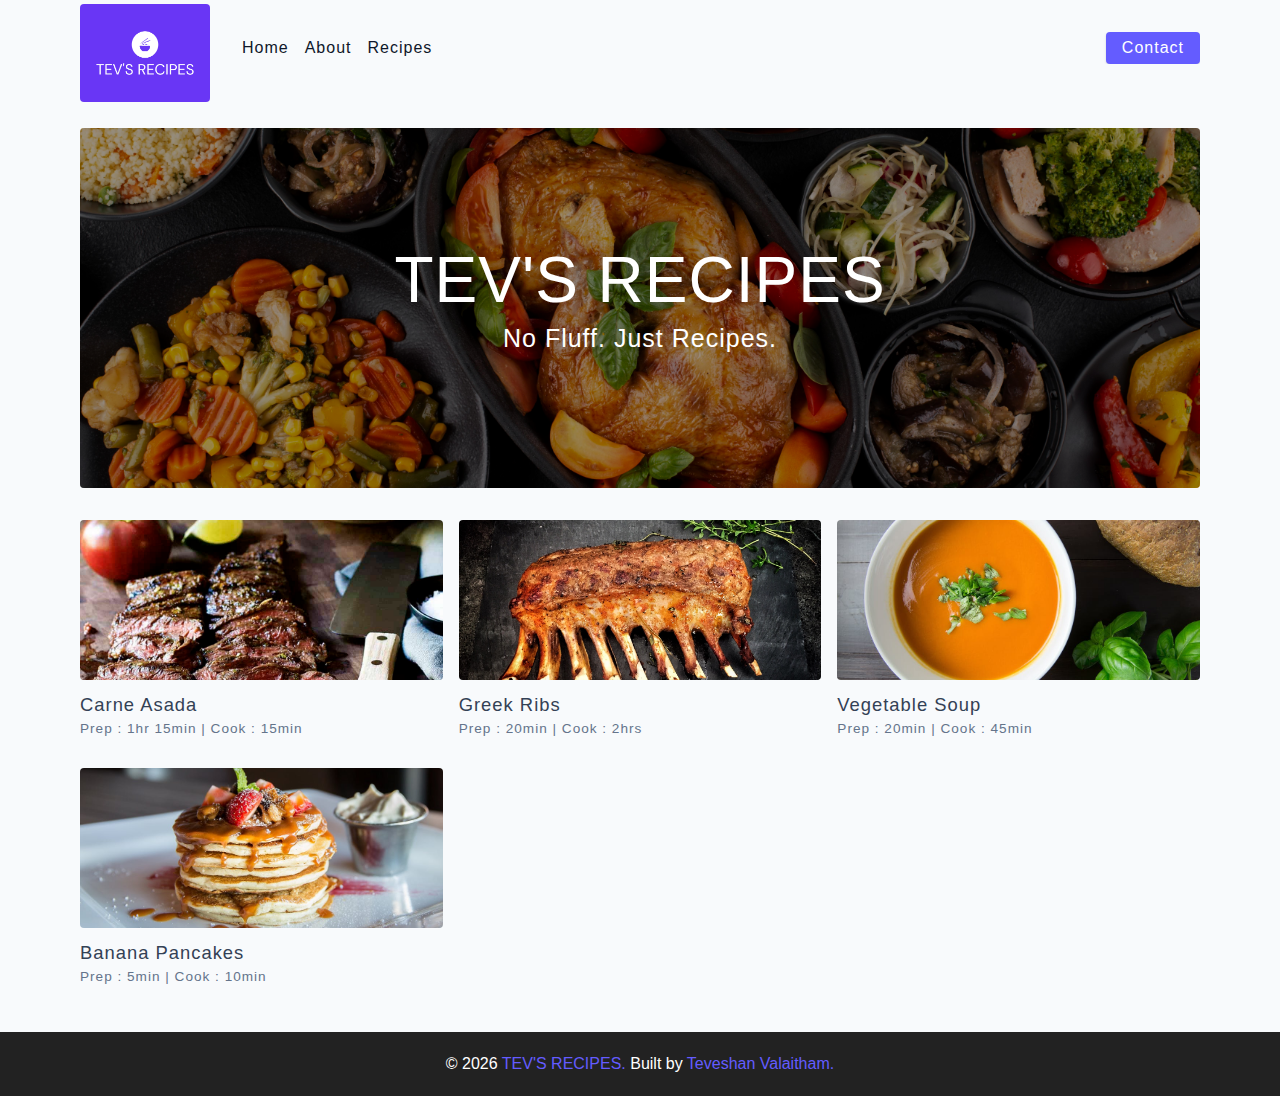
<file: index.html>
<!DOCTYPE html>
<html lang="en">
  <head>
    <meta charset="UTF-8" />
    <meta http-equiv="X-UA-Compatible" content="IE=edge" />
    <meta name="viewport" content="width=device-width, initial-scale=1.0" />
    <title>TEV'S RECIPES</title>
    <!-- favicon -->
    <link rel="shortcut icon" href="./assets/tev_tab_icon.png" type="image/x-icon" />
    <!-- normalize -->
    <link rel="stylesheet" href="./css/normalize.css" />
    <!-- font-awesome -->
    <link
      rel="stylesheet"
      href="https://cdnjs.cloudflare.com/ajax/libs/font-awesome/5.14.0/css/all.min.css"
    />
    <!-- main css -->
    <link rel="stylesheet" href="./css/main.css" />
  </head>
  <body>
    <!-- nav  -->
    <nav class="navbar">
      <div class="nav-center">
        <div class="nav-header">
          <a href="index.html" class="nav-logo">
            <img src="./assets/tev_LOGO.png" alt="simply recipes" />
          </a>
          <button class="nav-btn btn">
            <i class="fas fa-align-justify"></i>
          </button>
        </div>
        <div class="nav-links">
          <a href="index.html" class="nav-link"> home </a>
          <a href="about.html" class="nav-link"> about </a>

          <a href="recipes.html" class="nav-link"> recipes </a>

          <div class="nav-link contact-link">
            <a href="contact.html" class="btn"> contact </a>
          </div>
        </div>
      </div>
    </nav>
    <!-- end of nav -->
    <!-- main -->
    <main class="page">
      <!-- header -->
      <header class="hero">
        <div class="hero-container">
          <div class="hero-text">
            <h1>TEV'S RECIPES</h1>
            <h4>no fluff. just recipes.</h4>
          </div>
        </div>
      </header>
      <!-- end of header -->
      <section class="recipes-container">
        <!-- tag container -->
       
        <!-- end of tag container -->
        <!-- recipes list -->
        <div class="recipes-list">
          <!-- single recipe -->
          <a href="carne_as.html" class="recipe">
            <img
              src="./assets/carne.jpg"
              class="img recipe-img"
              alt=""
            />
            <h5>Carne Asada</h5>
            <p>Prep : 1hr 15min | Cook : 15min</p>
          </a>
          <!-- end of single recipe -->
          <!-- single recipe -->
          <a href="greek.html" class="recipe">
            <img
              src="./assets/recipes/recipe-2.jpeg"
              class="img recipe-img"
              alt=""
            />
            <h5>Greek Ribs</h5>
            <p>Prep : 20min | Cook : 2hrs</p>
          </a>
          <!-- end of single recipe -->
          <!-- single recipe -->
          <a href="vegsoup.html" class="recipe">
            <img
              src="./assets/recipes/recipe-3.jpeg"
              class="img recipe-img"
              alt=""
            />
            <h5>Vegetable Soup</h5>
            <p>Prep : 20min | Cook : 45min</p>
          </a>
          <!-- end of single recipe -->
          <!-- single recipe -->
          <a href="ba_pancake.html" class="recipe">
            <img
              src="./assets/recipes/recipe-4.jpeg"
              class="img recipe-img"
              alt=""
            />
            <h5>Banana Pancakes</h5>
            <p>Prep : 5min | Cook : 10min</p>
          </a>
          <!-- end of single recipe -->
        </div>
        <!-- end of recipes list -->
      </section>
    </main>
    <!-- end of main -->
    <!-- footer -->
    <footer class="page-footer">
      <p>
        &copy; <span id="date"></span>
        <span class="footer-logo">TEV'S RECIPES.</span> Built by
        <a href="https://www.linkedin.com/in/teveshan-valaitham" target="_blank">Teveshan Valaitham.</a>
      </p>
    </footer>
    <script src="./js/app.js"></script>
  </body>
</html>
</file>
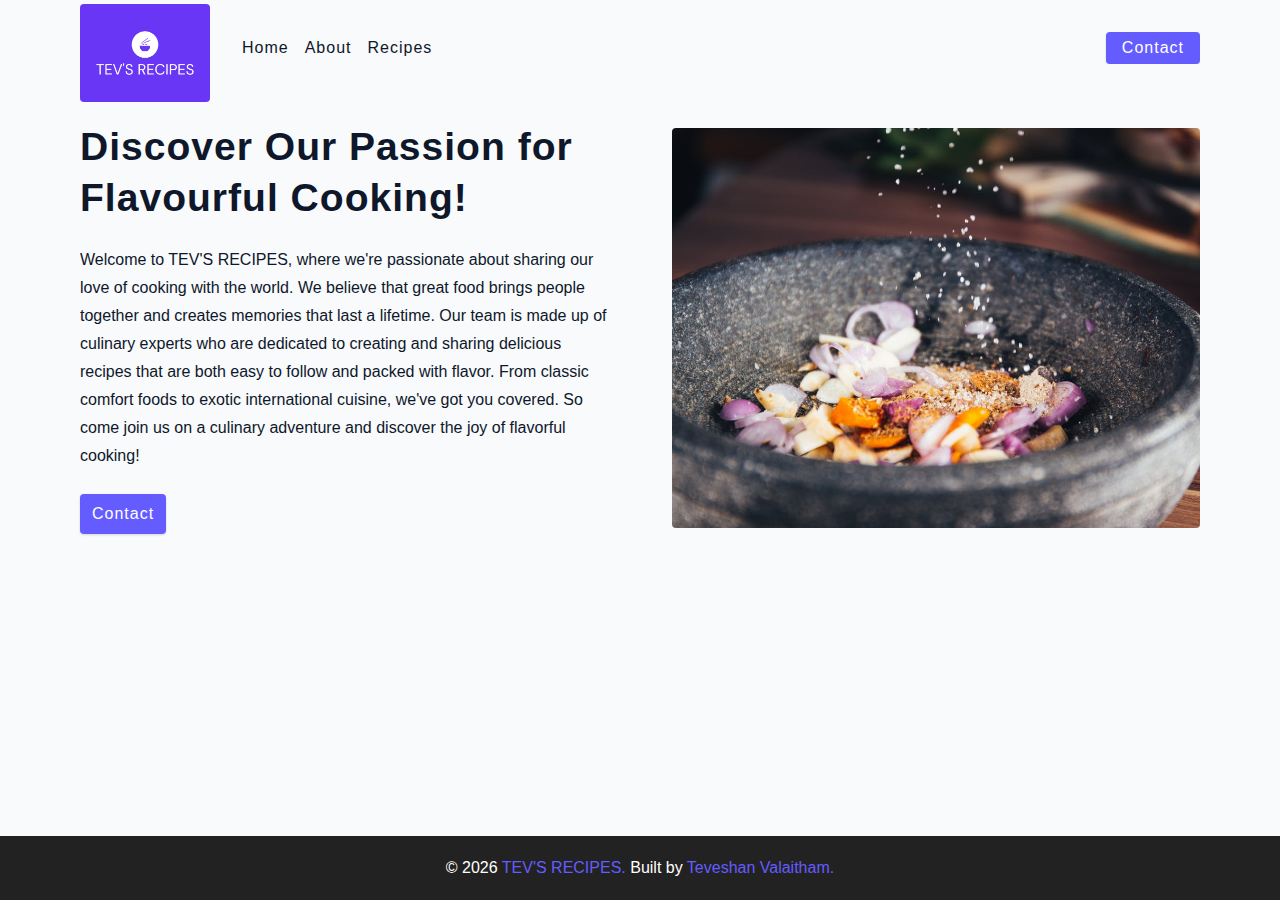
<file: about.html>
<!DOCTYPE html>
<html lang="en">
  <head>
    <meta charset="UTF-8" />
    <meta http-equiv="X-UA-Compatible" content="IE=edge" />
    <meta name="viewport" content="width=device-width, initial-scale=1.0" />
    <title>About</title>
    <!-- favicon -->
    <link rel="shortcut icon" href="./assets/tev_tab_icon.png" type="image/x-icon" />
    <!-- normalize -->
    <link rel="stylesheet" href="./css/normalize.css" />
    <!-- font-awesome -->
    <link
      rel="stylesheet"
      href="https://cdnjs.cloudflare.com/ajax/libs/font-awesome/5.14.0/css/all.min.css"
    />
    <!-- main css -->
    <link rel="stylesheet" href="./css/main.css" />
  </head>
  <body>
    <!-- nav  -->
    <nav class="navbar">
      <div class="nav-center">
        <div class="nav-header">
          <a href="index.html" class="nav-logo">
            <img src="./assets/tev_LOGO.png" alt="simply recipes" />
          </a>
          <button class="nav-btn btn">
            <i class="fas fa-align-justify"></i>
          </button>
        </div>
        <div class="nav-links">
          <a href="index.html" class="nav-link"> home </a>
          <a href="about.html" class="nav-link"> about </a>

          <a href="recipes.html" class="nav-link"> recipes </a>

          <div class="nav-link contact-link">
            <a href="contact.html" class="btn"> contact </a>
          </div>
        </div>
      </div>
    </nav>
    <!-- end of nav -->
    <main class="page">
      <section class="about-page">
        <article>
          <h2>Discover Our Passion for Flavourful Cooking!</h2>
          <p>
            Welcome to TEV'S RECIPES, where we're passionate about sharing our love of cooking with the world. We believe that great food brings people together and creates memories that last a lifetime. Our team is made up of culinary experts who are dedicated to creating and sharing delicious recipes that are both easy to follow and packed with flavor. From classic comfort foods to exotic international cuisine, we've got you covered. So come join us on a culinary adventure and discover the joy of flavorful cooking!




          </p>
          
          <a href="contact.html" class="btn"> contact </a>
        </article>
        <!-- needs fixes -->
        <img
          src="./assets/about.jpeg"
          alt="Person Pouring Salt in Bowl"
          class="img about-img"
        />
      
      </section>
    </main>
    <!-- footer -->
    <footer class="page-footer">
      <p>
        &copy; <span id="date"></span>
        <span class="footer-logo">TEV'S RECIPES.</span> Built by
        <a href="https://www.linkedin.com/in/teveshan-valaitham" target="_blank">Teveshan Valaitham.</a>
      </p>
    </footer>
    <script src="./js/app.js"></script>
  </body>
</html>
</file>
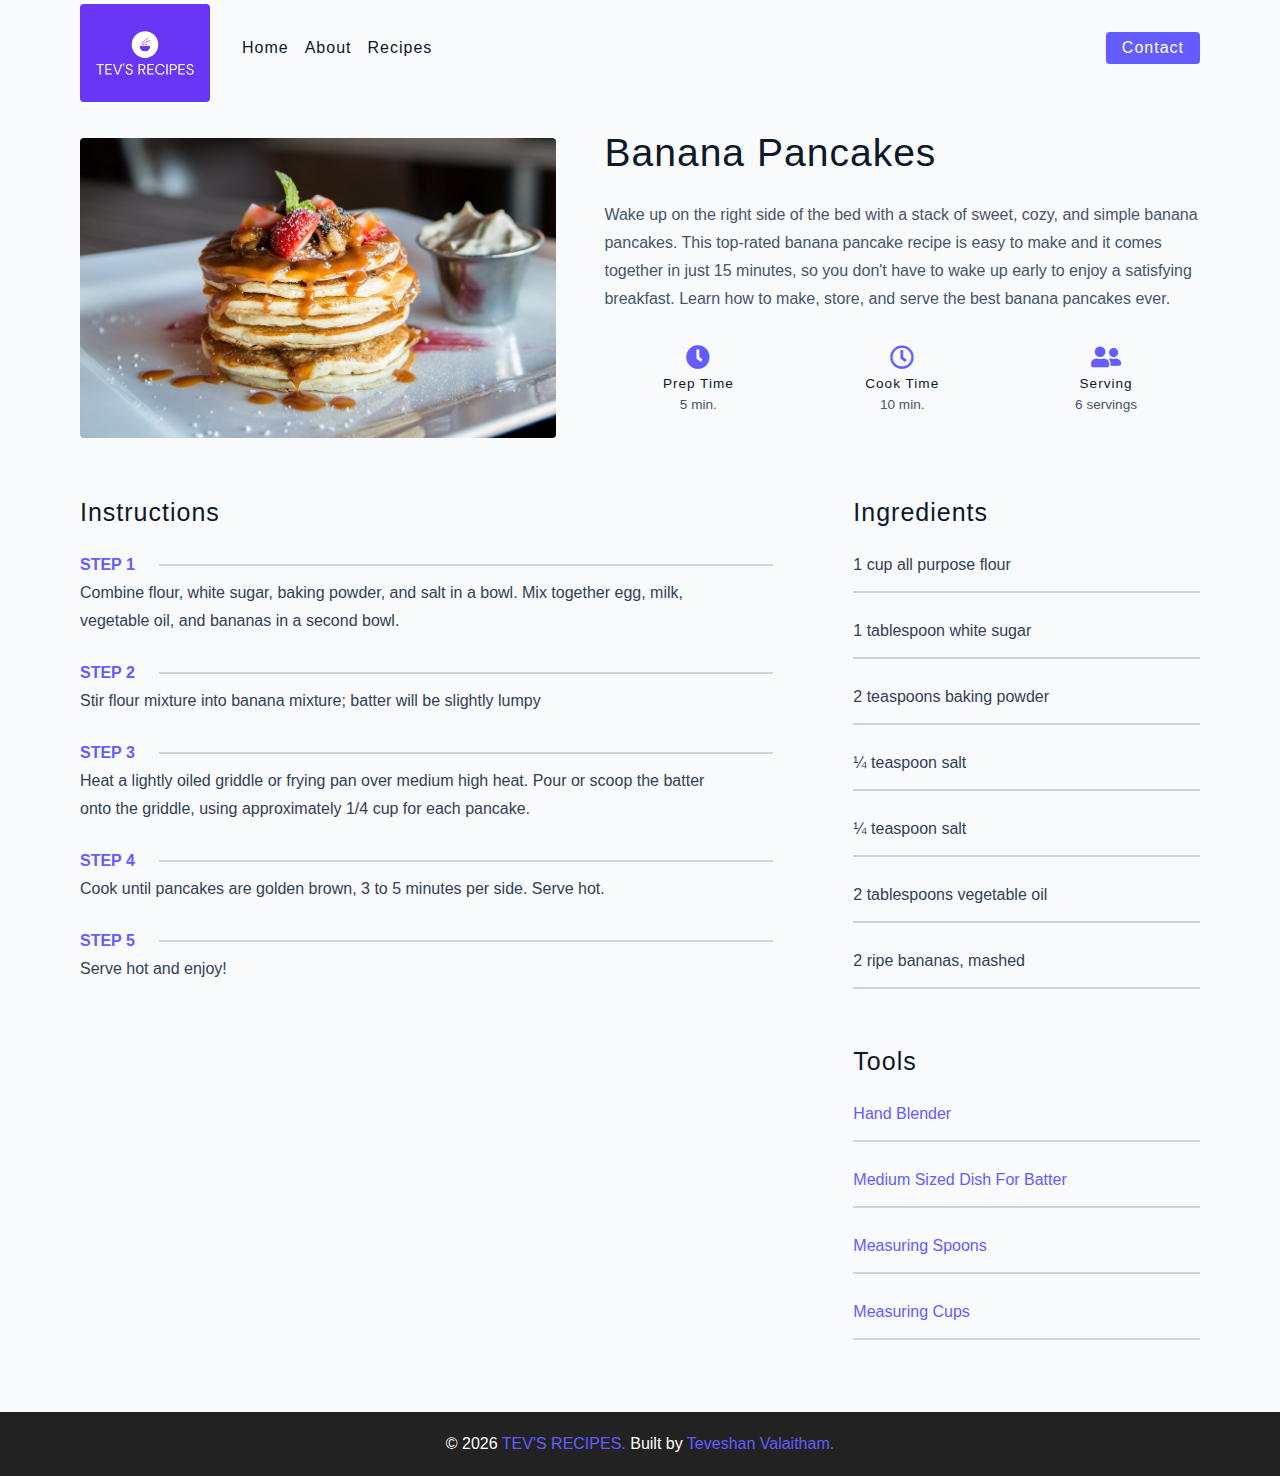
<file: ba_pancake.html>
<!DOCTYPE html>
<html lang="en">
  <head>
    <meta charset="UTF-8" />
    <meta http-equiv="X-UA-Compatible" content="IE=edge" />
    <meta name="viewport" content="width=device-width, initial-scale=1.0" />
    <title>Banana Pancakes</title>
    <!-- favicon -->
    <link rel="shortcut icon" href="./assets/tev_tab_icon.png" type="image/x-icon" />
    <!-- normalize -->
    <link rel="stylesheet" href="./css/normalize.css" />
    <!-- font-awesome -->
    <link
      rel="stylesheet"
      href="https://cdnjs.cloudflare.com/ajax/libs/font-awesome/5.14.0/css/all.min.css"
    />
    <!-- main css -->
    <link rel="stylesheet" href="./css/main.css" />
  </head>
  <body>
    <!-- nav  -->
    <nav class="navbar">
      <div class="nav-center">
        <div class="nav-header">
          <a href="index.html" class="nav-logo">
            <img src="./assets/tev_LOGO.png" alt="simply recipes" />
          </a>
          <button class="nav-btn btn">
            <i class="fas fa-align-justify"></i>
          </button>
        </div>
        <div class="nav-links">
          <a href="index.html" class="nav-link"> home </a>
          <a href="about.html" class="nav-link"> about </a>
          
          <a href="recipes.html" class="nav-link"> recipes </a>

          <div class="nav-link contact-link">
            <a href="contact.html" class="btn"> contact </a>
          </div>
        </div>
      </div>
    </nav>
    <!-- end of nav -->
    <main class="page">
      <div class="recipe-page">
        <section class="recipe-hero">
          <img
            src="./assets/recipes/recipe-4.jpeg"
            class="img recipe-hero-img"
          />
          <article class="recipe-info">
            <h2>Banana Pancakes</h2>
            <p>
              Wake up on the right side of the bed with a stack of sweet, cozy, and simple banana pancakes. 
              This top-rated banana pancake recipe is easy to make and it comes together in just 15 minutes, so you don't have to wake up early to enjoy a satisfying breakfast. 
              Learn how to make, store, and serve the best banana pancakes ever.
            </p>
            <div class="recipe-icons">
              <article>
                <i class="fas fa-clock"></i>
                <h5>prep time</h5>
                <p>5 min.</p>
              </article>
              <article>
                <i class="far fa-clock"></i>
                <h5>cook time</h5>
                <p>10 min.</p>
              </article>
              <article>
                <i class="fas fa-user-friends"></i>
                <h5>serving</h5>
                <p>6 servings</p>
              </article>
            </div>
          
          </article>
        </section>
        <!-- content -->
        <section class="recipe-content">
          <article>
            <h4>instructions</h4>
            <!-- single instruction -->
            <div class="single-instruction">
              <header>
                <p>step 1</p>
                <div></div>
              </header>
              <p>
                Combine flour, white sugar, baking powder, and salt in a bowl. Mix together egg, milk, vegetable oil, and bananas in a second bowl.
              </p>
            </div>
            <!-- end of single instruction -->
            <!-- single instruction -->
            <div class="single-instruction">
              <header>
                <p>step 2</p>
                <div></div>
              </header>
              <p>
                Stir flour mixture into banana mixture; batter will be slightly lumpy
              </p>
            </div>
            <!-- end of single instruction -->
            <!-- single instruction -->
            <div class="single-instruction">
              <header>
                <p>step 3</p>
                <div></div>
              </header>
              <p>
                Heat a lightly oiled griddle or frying pan over medium high heat. Pour or scoop the batter onto the griddle, using approximately 1/4 cup for each pancake.              </p>
            </div>
            <!-- end of single instruction -->
            <!-- single instruction -->
            <div class="single-instruction">
              <header>
                <p>step 4</p>
                <div></div>
              </header>
              <p>
                Cook until pancakes are golden brown, 3 to 5 minutes per side. Serve hot.

              </div>
            <!-- end of single instruction -->
            <!-- single instruction -->
            <div class="single-instruction">
              <header>
                <p>step 5</p>
                <div></div>
              </header>
              <p>
Serve hot and enjoy!

              </div>
            <!-- end of single instruction -->
          </article>
          <article class="second-column">
            <div>
              <h4>ingredients</h4>
              <p class="single-ingredient">1 cup all purpose flour</p>
              <p class="single-ingredient">1 tablespoon white sugar</p>
              <p class="single-ingredient">2 teaspoons baking powder</p>
              <p class="single-ingredient">¼ teaspoon salt</p>
              <p class="single-ingredient">¼ teaspoon salt</p>
              <p class="single-ingredient">2 tablespoons vegetable oil</p>
              <p class="single-ingredient">2 ripe bananas, mashed</p>

            </div>
            <div>
              <h4>tools</h4>
              <p class="single-tool">Hand Blender</p>
              <p class="single-tool">Medium sized dish for batter</p>
              <p class="single-tool">Measuring Spoons</p>
              <p class="single-tool">Measuring Cups</p>
            </div>
          </article>
        </section>
      </div>
    </main>
    <!-- footer -->
    <footer class="page-footer">
      <p>
        &copy; <span id="date"></span>
        <span class="footer-logo">TEV'S RECIPES.</span> Built by
        <a href="https://www.linkedin.com/in/teveshan-valaitham" target="_blank">Teveshan Valaitham.</a>
      </p>
    </footer>
    <script src="./js/app.js"></script>
  </body>
</html>
</file>
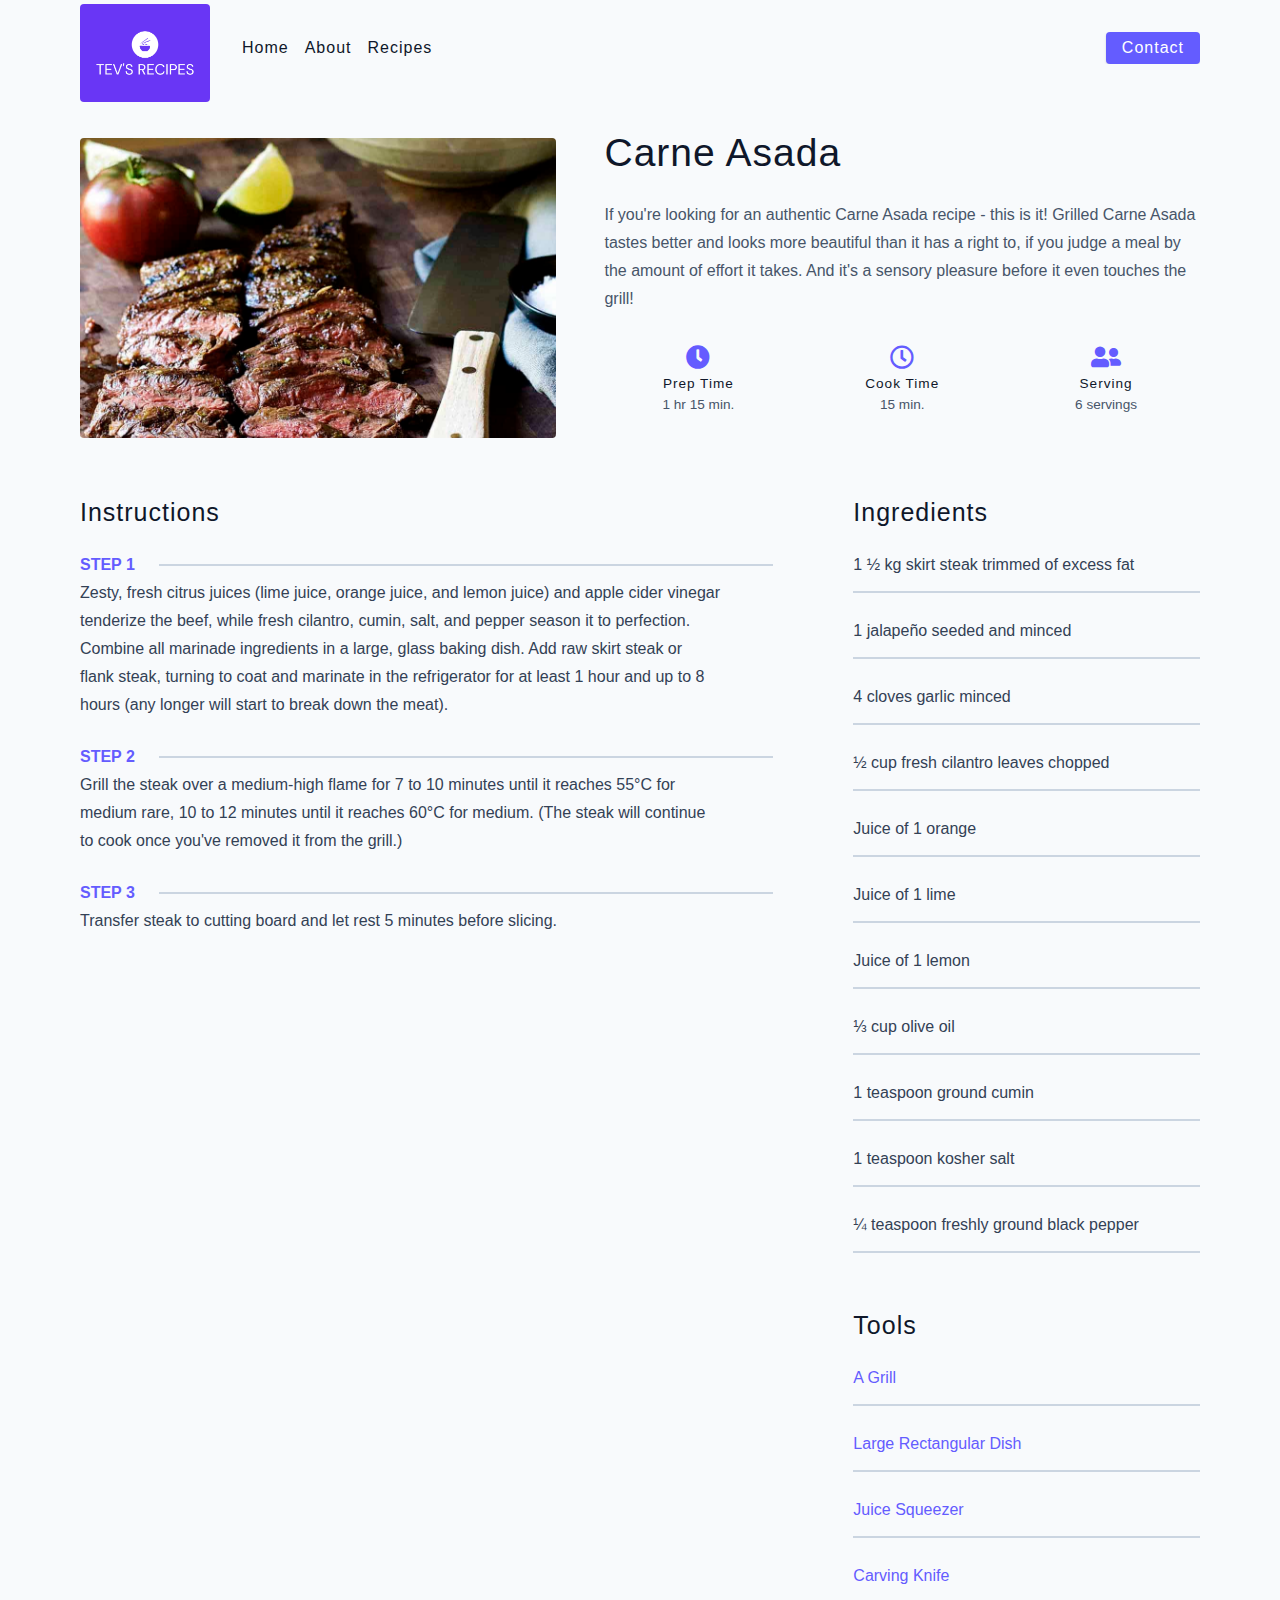
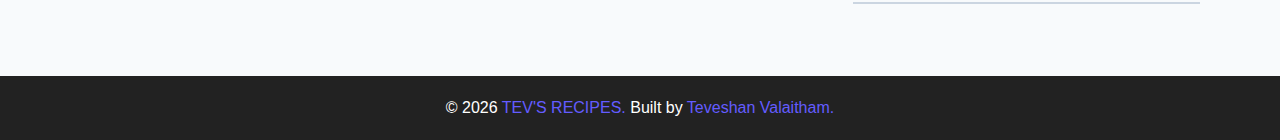
<file: carne_as.html>
<!DOCTYPE html>
<html lang="en">
  <head>
    <meta charset="UTF-8" />
    <meta http-equiv="X-UA-Compatible" content="IE=edge" />
    <meta name="viewport" content="width=device-width, initial-scale=1.0" />
    <title>Carne Asada</title>
    <!-- favicon -->
    <link rel="shortcut icon" href="./assets/tev_tab_icon.png" type="image/x-icon" />
    <!-- normalize -->
    <link rel="stylesheet" href="./css/normalize.css" />
    <!-- font-awesome -->
    <link
      rel="stylesheet"
      href="https://cdnjs.cloudflare.com/ajax/libs/font-awesome/5.14.0/css/all.min.css"
    />
    <!-- main css -->
    <link rel="stylesheet" href="./css/main.css" />
  </head>
  <body>
    <!-- nav  -->
    <nav class="navbar">
      <div class="nav-center">
        <div class="nav-header">
          <a href="index.html" class="nav-logo">
            <img src="./assets/tev_LOGO.png" alt="simply recipes" />
          </a>
          <button class="nav-btn btn">
            <i class="fas fa-align-justify"></i>
          </button>
        </div>
        <div class="nav-links">
          <a href="index.html" class="nav-link"> home </a>
          <a href="about.html" class="nav-link"> about </a>
          
          <a href="recipes.html" class="nav-link"> recipes </a>

          <div class="nav-link contact-link">
            <a href="contact.html" class="btn"> contact </a>
          </div>
        </div>
      </div>
    </nav>
    <!-- end of nav -->
    <main class="page">
      <div class="recipe-page">
        <section class="recipe-hero">
          <img
            src="./assets/carne.jpg"
            class="img recipe-hero-img"
          />
          <article class="recipe-info">
            <h2>Carne Asada</h2>
            <p>
                If you're looking for an authentic Carne Asada recipe - this is it! Grilled Carne Asada tastes better and looks more beautiful than it has a right to, if you judge a meal by the amount of effort it takes. And it's a sensory pleasure before it even touches the grill!
            </p>
            <div class="recipe-icons">
              <article>
                <i class="fas fa-clock"></i>
                <h5>prep time</h5>
                <p>1 hr 15 min.</p>
              </article>
              <article>
                <i class="far fa-clock"></i>
                <h5>cook time</h5>
                <p>15 min.</p>
              </article>
              <article>
                <i class="fas fa-user-friends"></i>
                <h5>serving</h5>
                <p>6 servings</p>
              </article>
            </div>
          
          </article>
        </section>
        <!-- content -->
        <section class="recipe-content">
          <article>
            <h4>instructions</h4>
            <!-- single instruction -->
            <div class="single-instruction">
              <header>
                <p>step 1</p>
                <div></div>
              </header>
              <p>
         Zesty, fresh citrus juices (lime juice, orange juice, and lemon juice) and apple cider vinegar tenderize the beef, while fresh cilantro, cumin, salt, and pepper season it to perfection. Combine all marinade ingredients in a large, glass baking dish. Add raw skirt steak or flank steak, turning to coat and marinate in the refrigerator for at least 1 hour and up to 8 hours (any longer will start to break down the meat).
              </p>
            </div>
            <!-- end of single instruction -->
            <!-- single instruction -->
            <div class="single-instruction">
              <header>
                <p>step 2</p>
                <div></div>
              </header>
              <p>
                Grill the steak over a medium-high flame for 7 to 10 minutes until it reaches 55°C for medium rare, 10 to 12 minutes until it reaches 60°C for medium. (The steak will continue to cook once you've removed it from the grill.) 
              </p>
            </div>
            <!-- end of single instruction -->
            <!-- single instruction -->
            <div class="single-instruction">
              <header>
                <p>step 3</p>
                <div></div>
              </header>
              <p>
                Transfer steak to cutting board and let rest 5 minutes before slicing.
            </p>
            </div>
            <!-- end of single instruction -->
            
          </article>
          <article class="second-column">
            <div>
              <h4>ingredients</h4>
              <p class="single-ingredient"> 1 ½ kg skirt steak trimmed of excess fat
            </p>
              <p class="single-ingredient">1 jalapeño seeded and minced</p>
              <p class="single-ingredient">4 cloves garlic minced
            </p>
              <p class="single-ingredient">½ cup fresh cilantro leaves chopped</p>
              <p class="single-ingredient">Juice of 1 orange</p>
              <p class="single-ingredient">Juice of 1 lime</p>
              <p class="single-ingredient">Juice of 1 lemon</p>
              <p class="single-ingredient">⅓ cup olive oil</p>
              <p class="single-ingredient">1 teaspoon ground cumin
            </p>
              <p class="single-ingredient">1 teaspoon kosher salt
            </p>
              <p class="single-ingredient">¼ teaspoon freshly ground black pepper
            </p>
            
            

            </div>
            <div>
              <h4>tools</h4>
              <p class="single-tool">A grill</p>
              <p class="single-tool">Large rectangular dish</p>
              <p class="single-tool">Juice squeezer</p>
              <p class="single-tool">Carving knife</p>
            </div>
          </article>
        </section>
      </div>
    </main>
    <!-- footer -->
    <footer class="page-footer">
      <p>
        &copy; <span id="date"></span>
        <span class="footer-logo">TEV'S RECIPES.</span> Built by
        <a href="https://www.linkedin.com/in/teveshan-valaitham" target="_blank">Teveshan Valaitham.</a>
      </p>
    </footer>
    <script src="./js/app.js"></script>
  </body>
</html>
</file>
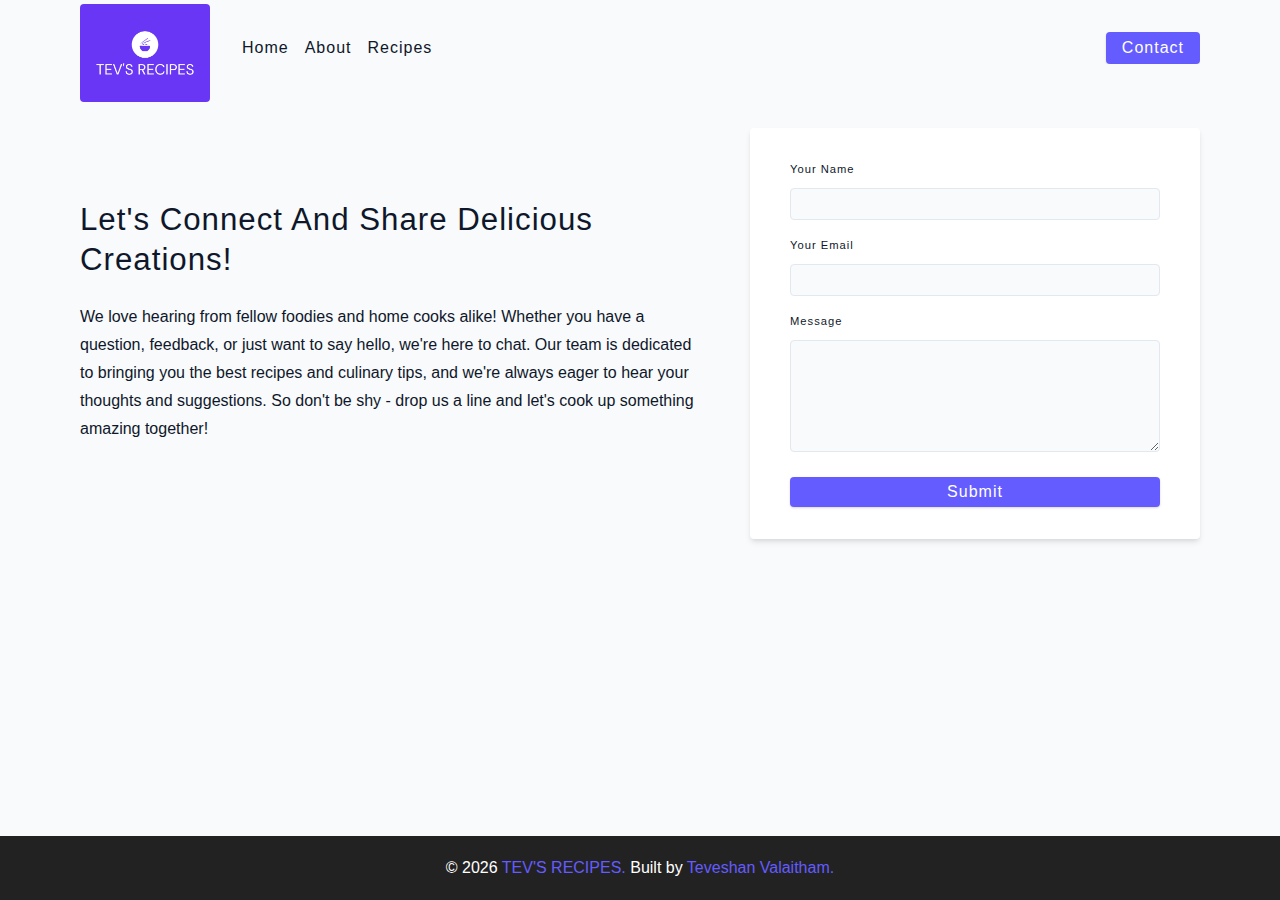
<file: contact.html>
<!DOCTYPE html>
<html lang="en">
  <head>
    <meta charset="UTF-8" />
    <meta http-equiv="X-UA-Compatible" content="IE=edge" />
    <meta name="viewport" content="width=device-width, initial-scale=1.0" />
    <title>Contact</title>
    <!-- favicon -->
    <link rel="shortcut icon" href="./assets/tev_tab_icon.png" type="image/x-icon" />
    <!-- normalize -->
    <link rel="stylesheet" href="./css/normalize.css" />
    <!-- font-awesome -->
    <link
      rel="stylesheet"
      href="https://cdnjs.cloudflare.com/ajax/libs/font-awesome/5.14.0/css/all.min.css"
    />
    <!-- main css -->
    <link rel="stylesheet" href="./css/main.css" />
  </head>
  <body>
    <!-- nav  -->
    <nav class="navbar">
      <div class="nav-center">
        <div class="nav-header">
          <a href="index.html" class="nav-logo">
            <img src="./assets/tev_LOGO.png" alt='' />
            
          </a>
          <button class="nav-btn btn">
            <i class="fas fa-align-justify"></i>
          </button>
        </div>
        <div class="nav-links">
          <a href="index.html" class="nav-link"> home </a>
          <a href="about.html" class="nav-link"> about </a>

          <a href="recipes.html" class="nav-link"> recipes </a>

          <div class="nav-link contact-link">
            <a href="contact.html" class="btn"> contact </a>
          </div>
        </div>
      </div>
    </nav>
    <!-- end of nav -->
    <main class="page">
     <section class="contact-container">
          <article class="contact-info">
            <h3>Let's Connect and Share Delicious Creations!</h3>
            <p>
              We love hearing from fellow foodies and home cooks alike! Whether you have a question, feedback, or just want to say hello, we're here to chat. Our team is dedicated to bringing you the best recipes and culinary tips, and we're always eager to hear your thoughts and suggestions. So don't be shy - drop us a line and let's cook up something amazing together!
            </p>
            
          </article>
          <article>
            <form class="form contact-form" action="https://formsubmit.co/t.valaitham7@gmail.com" method="POST">
              <div class="form-row">
                <label html="name" class="form-label">your name</label>
                <input type="text" name="name" id="name" class="form-input" />
              </div>
              <div class="form-row">
                <label html="email" class="form-label">your email</label>
                <input type="text" name="email" id="email" class="form-input" />
              </div>
              <div class="form-row">
                <label html="message" class="form-label">message</label>
                <textarea name="message" id="message" class="form-textarea"></textarea>
              </div>
              <button type="submit" class="btn btn-block">
                submit
              </button>
            </form>
          </article>
        </section>
    </main>
    <!-- footer -->
    <footer class="page-footer">
      <p>
        &copy; <span id="date"></span>
        <span class="footer-logo">TEV'S RECIPES.</span> Built by
        <a href="https://www.linkedin.com/in/teveshan-valaitham" target="_blank">Teveshan Valaitham.</a>
      </p>
    </footer>
    <script src="./js/app.js"></script>
  </body>
</html>
</file>
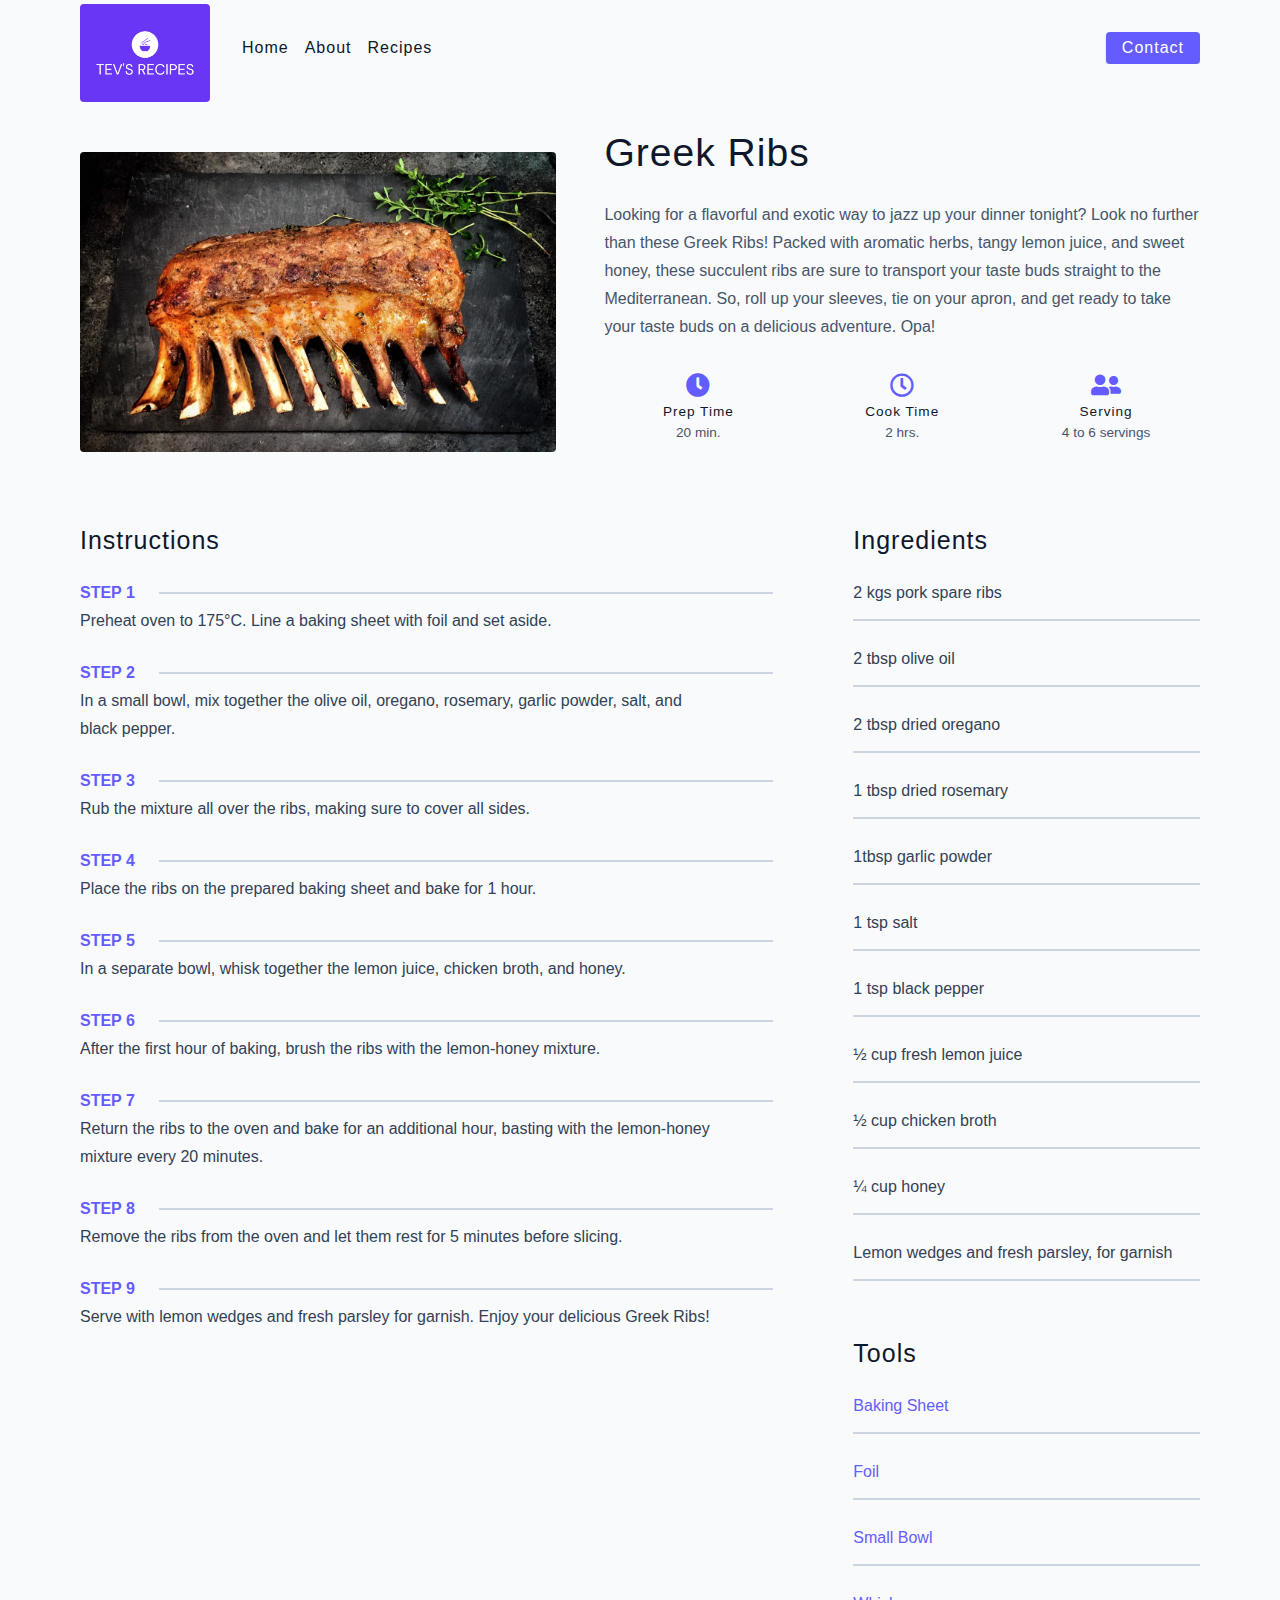
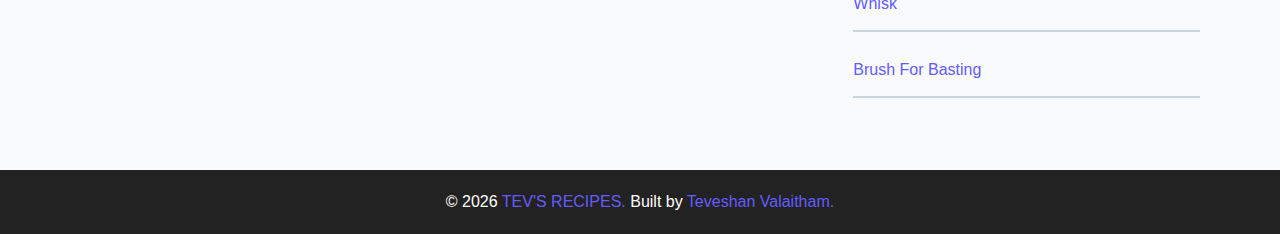
<file: greek.html>
<!DOCTYPE html>
<html lang="en">
  <head>
    <meta charset="UTF-8" />
    <meta http-equiv="X-UA-Compatible" content="IE=edge" />
    <meta name="viewport" content="width=device-width, initial-scale=1.0" />
    <title>Greek Ribs</title>
    <!-- favicon -->
    <link rel="shortcut icon" href="./assets/tev_tab_icon.png" type="image/x-icon" />
    <!-- normalize -->
    <link rel="stylesheet" href="./css/normalize.css" />
    <!-- font-awesome -->
    <link
      rel="stylesheet"
      href="https://cdnjs.cloudflare.com/ajax/libs/font-awesome/5.14.0/css/all.min.css"
    />
    <!-- main css -->
    <link rel="stylesheet" href="./css/main.css" />
  </head>
  <body>
    <!-- nav  -->
    <nav class="navbar">
      <div class="nav-center">
        <div class="nav-header">
          <a href="index.html" class="nav-logo">
            <img src="./assets/tev_LOGO.png" alt="simply recipes" />
          </a>
          <button class="nav-btn btn">
            <i class="fas fa-align-justify"></i>
          </button>
        </div>
        <div class="nav-links">
          <a href="index.html" class="nav-link"> home </a>
          <a href="about.html" class="nav-link"> about </a>
          
          <a href="recipes.html" class="nav-link"> recipes </a>

          <div class="nav-link contact-link">
            <a href="contact.html" class="btn"> contact </a>
          </div>
        </div>
      </div>
    </nav>
    <!-- end of nav -->
    <main class="page">
      <div class="recipe-page">
        <section class="recipe-hero">
          <img
            src="./assets/recipes/recipe-2.jpeg"
            class="img recipe-hero-img"
          />
          <article class="recipe-info">
            <h2>Greek Ribs</h2>
            <p>
                Looking for a flavorful and exotic way to jazz up your dinner tonight? Look no further than these Greek Ribs! 
                Packed with aromatic herbs, tangy lemon juice, and sweet honey, these succulent 
                ribs are sure to transport your taste buds straight to the Mediterranean.
                 So, roll up your sleeves, tie on your apron, and get ready to take your taste buds on a delicious adventure. Opa!

            </p>
            <div class="recipe-icons">
              <article>
                <i class="fas fa-clock"></i>
                <h5>prep time</h5>
                <p>20 min.</p>
              </article>
              <article>
                <i class="far fa-clock"></i>
                <h5>cook time</h5>
                <p>2 hrs.</p>
              </article>
              <article>
                <i class="fas fa-user-friends"></i>
                <h5>serving</h5>
                <p>4 to 6 servings</p>
              </article>
            </div>
          
          </article>
        </section>
        <!-- content -->
        <section class="recipe-content">
          <article>
            <h4>instructions</h4>
            <!-- single instruction -->
            <div class="single-instruction">
              <header>
                <p>step 1</p>
                <div></div>
              </header>
              <p>
                Preheat oven to 175°C. Line a baking sheet with foil and set aside.
            </p>
            </div>
            <!-- end of single instruction -->
            <!-- single instruction -->
            <div class="single-instruction">
              <header>
                <p>step 2</p>
                <div></div>
              </header>
              <p>
                In a small bowl, mix together the olive oil, oregano, rosemary, garlic powder, salt, and black pepper.              </p>
            </div>
            <!-- end of single instruction -->
            <!-- single instruction -->
            <div class="single-instruction">
              <header>
                <p>step 3</p>
                <div></div>
              </header>
              <p>
                Rub the mixture all over the ribs, making sure to cover all sides. </p>           </div>
            <!-- end of single instruction -->
            <!-- single instruction -->
            <div class="single-instruction">
              <header>
                <p>step 4</p>
                <div></div>
              </header>
              <p>
                Place the ribs on the prepared baking sheet and bake for 1 hour.</p>
              </div>
            <!-- end of single instruction -->
            <!-- single instruction -->
            <div class="single-instruction">
              <header>
                <p>step 5</p>
                <div></div>
              </header>
              <p>
                In a separate bowl, whisk together the lemon juice, chicken broth, and honey.</p>

              </div>
            <!-- end of single instruction -->
            <!-- single instruction -->
            <div class="single-instruction">
                <header>
                  <p>step 6</p>
                  <div></div>
                </header>
                <p>
                  After the first hour of baking, brush the ribs with the lemon-honey mixture.</p>
                  
  
                </div>
              <!-- end of single instruction -->
              <!-- single instruction -->
            <div class="single-instruction">
                <header>
                  <p>step 7</p>
                  <div></div>
                </header>
                <p>
                    Return the ribs to the oven and bake for an additional hour, basting with the lemon-honey mixture every 20 minutes.</p>
                  
  
                </div>
              <!-- end of single instruction -->
              <!-- single instruction -->
            <div class="single-instruction">
                <header>
                  <p>step 8</p>
                  <div></div>
                </header>
                <p>
                    Remove the ribs from the oven and let them rest for 5 minutes before slicing.
                  </p>
                  
  
                </div>
              <!-- end of single instruction -->
              <!-- single instruction -->
            <div class="single-instruction">
                <header>
                  <p>step 9</p>
                  <div></div>
                </header>
                <p>
                    Serve with lemon wedges and fresh parsley for garnish. Enjoy your delicious Greek Ribs!</p>
                  
  
                </div>
              <!-- end of single instruction -->
          </article>
          <article class="second-column">
            <div>
              <h4>ingredients</h4>
              <p class="single-ingredient">2 kgs pork spare ribs</p>
              <p class="single-ingredient">2 tbsp olive oil
            </p>
              <p class="single-ingredient">2 tbsp dried oregano</p>
              <p class="single-ingredient">1 tbsp dried rosemary</p>
              <p class="single-ingredient">1tbsp garlic powder</p>
              <p class="single-ingredient">1 tsp salt</p>
              <p class="single-ingredient">1 tsp black pepper</p>
              <p class="single-ingredient">½ cup fresh lemon juice</p>
              <p class="single-ingredient">½ cup chicken broth</p>
              <p class="single-ingredient">¼ cup honey</p>
              <p class="single-ingredient">Lemon wedges and fresh parsley, for garnish</p>
            </div>
            <div>
              <h4>tools</h4>
              <p class="single-tool">Baking Sheet</p>
              <p class="single-tool">Foil</p>
              <p class="single-tool">Small Bowl</p>
              <p class="single-tool">Whisk</p>
              <p class="single-tool">Brush for basting</p>
            </div>
          </article>
        </section>
      </div>
    </main>
    <!-- footer -->
    <footer class="page-footer">
      <p>
        &copy; <span id="date"></span>
        <span class="footer-logo">TEV'S RECIPES.</span> Built by
        <a href="https://www.linkedin.com/in/teveshan-valaitham" target="_blank">Teveshan Valaitham.</a>
      </p>
    </footer>
    <script src="./js/app.js"></script>
  </body>
</html>
</file>
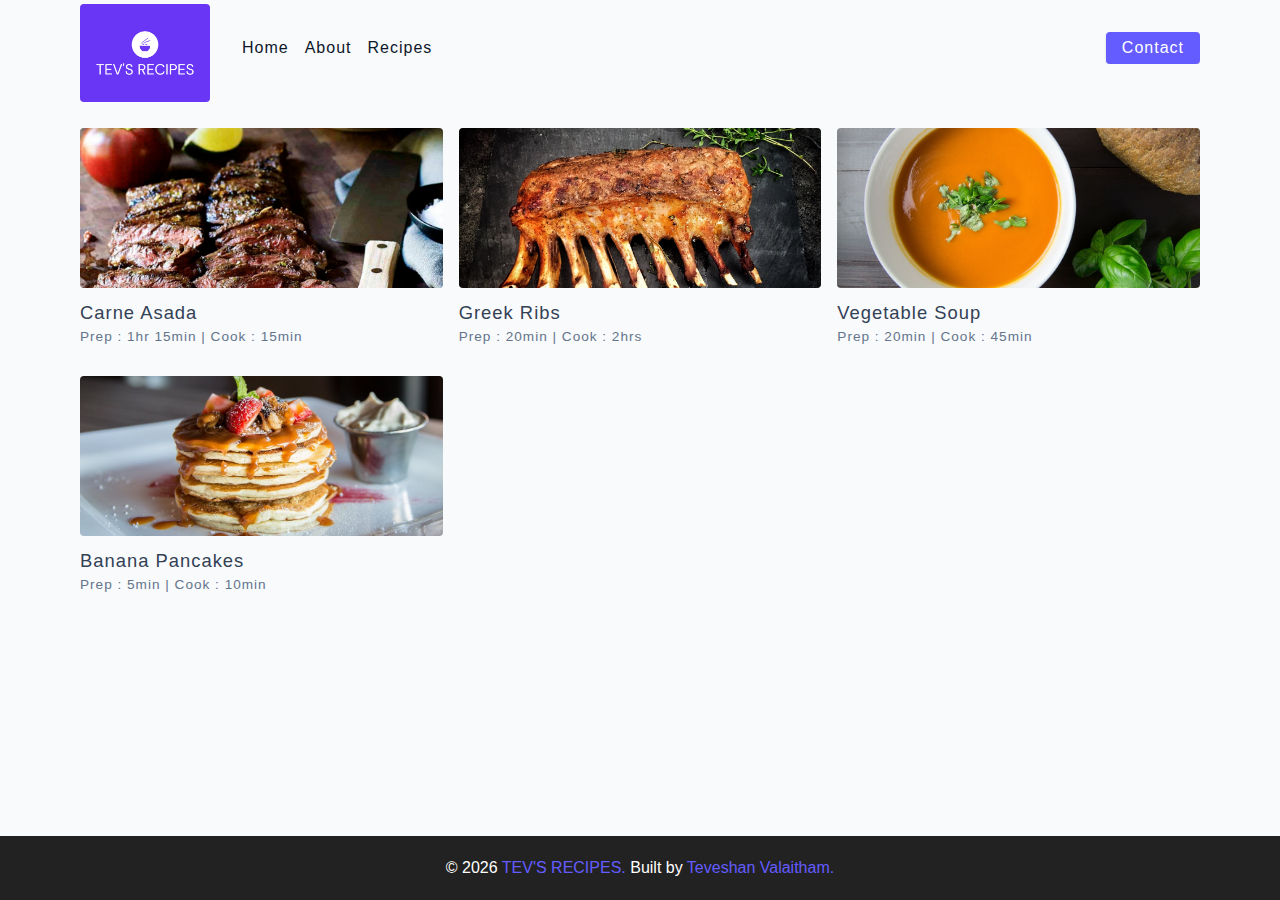
<file: recipes.html>
<!DOCTYPE html>
<html lang="en">
  <head>
    <meta charset="UTF-8" />
    <meta http-equiv="X-UA-Compatible" content="IE=edge" />
    <meta name="viewport" content="width=device-width, initial-scale=1.0" />
    <title>Recipes</title>
    <!-- favicon -->
    <link rel="shortcut icon" href="./assets/tev_tab_icon.png" type="image/x-icon" />
    <!-- normalize -->
    <link rel="stylesheet" href="./css/normalize.css" />
    <!-- font-awesome -->
    <link
      rel="stylesheet"
      href="https://cdnjs.cloudflare.com/ajax/libs/font-awesome/5.14.0/css/all.min.css"
    />
    <!-- main css -->
    <link rel="stylesheet" href="./css/main.css" />
  </head>
  <body>
    <!-- nav  -->
    <nav class="navbar">
      <div class="nav-center">
        <div class="nav-header">
          <a href="index.html" class="nav-logo">
            <img src="./assets/tev_LOGO.png" alt="simply recipes" />
      
          </a>
          <button class="nav-btn btn">
            <i class="fas fa-align-justify"></i>
          </button>
        </div>
        <div class="nav-links">
          <a href="index.html" class="nav-link"> home </a>
          <a href="about.html" class="nav-link"> about </a>
          
          <a href="recipes.html" class="nav-link"> recipes </a>

          <div class="nav-link contact-link">
            <a href="contact.html" class="btn"> contact </a>
          </div>
        </div>
      </div>
    </nav>
    <!-- end of nav -->
    <!-- main -->
    <main class="page">
      <section class="recipes-container">
      
        <!-- recipes list -->
        <div class="recipes-list">
          <!-- single recipe -->
          <a href="carne_as.html" class="recipe">
            <img
              src="./assets/carne.jpg"
              class="img recipe-img"
              alt=""
            />
            <h5>Carne Asada</h5>
            <p>Prep : 1hr 15min | Cook : 15min</p>
          </a>
          <!-- end of single recipe -->
          <!-- single recipe -->
          <a href="greek.html" class="recipe">
            <img
              src="./assets/recipes/recipe-2.jpeg"
              class="img recipe-img"
              alt=""
            />
            <h5>Greek Ribs</h5>
            <p>Prep : 20min | Cook : 2hrs</p>
          </a>
          <!-- end of single recipe -->
          <!-- single recipe -->
          <a href="vegsoup.html" class="recipe">
            <img
              src="./assets/recipes/recipe-3.jpeg"
              class="img recipe-img"
              alt=""
            />
            <h5>Vegetable Soup</h5>
            <p>Prep : 20min | Cook : 45min</p>
          </a>
          <!-- end of single recipe -->
          <!-- single recipe -->
          <a href="ba_pancake.html" class="recipe">
            <img
              src="./assets/recipes/recipe-4.jpeg"
              class="img recipe-img"
              alt=""
            />
            <h5>Banana Pancakes</h5>
            <p>Prep : 5min | Cook : 10min</p>
          </a>
          <!-- end of single recipe -->
        </div>
      </section>
    </main>
    <!-- end of main -->
    <!-- footer -->
    <footer class="page-footer">
      <p>
        &copy; <span id="date"></span>
        <span class="footer-logo">TEV'S RECIPES.</span> Built by
        <a href="https://www.linkedin.com/in/teveshan-valaitham" target="_blank">Teveshan Valaitham.</a>
      </p>
    </footer>
    <script src="./js/app.js"></script>
  </body>
</html>
</file>
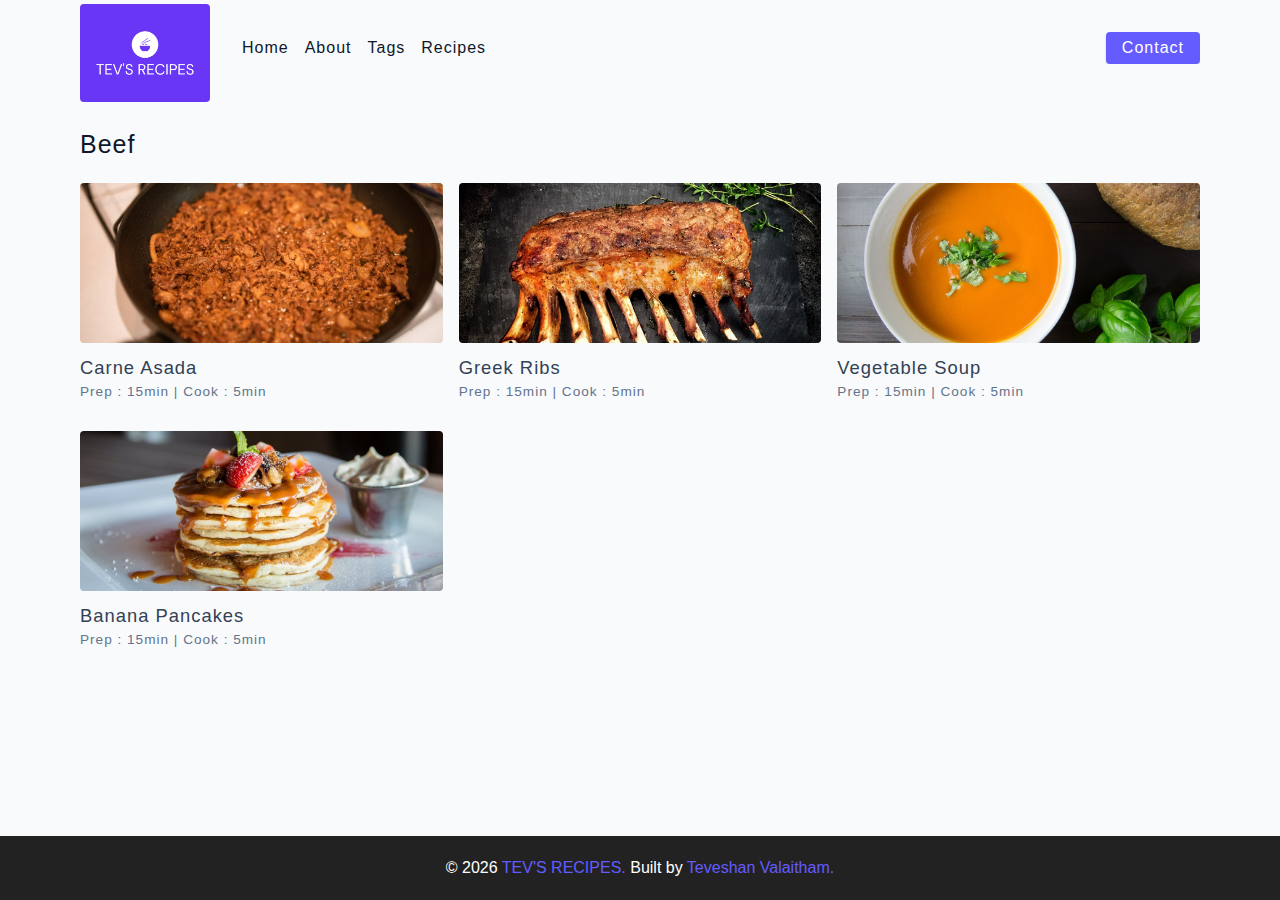
<file: tag-template.html>
<!DOCTYPE html>
<html lang="en">
  <head>
    <meta charset="UTF-8" />
    <meta http-equiv="X-UA-Compatible" content="IE=edge" />
    <meta name="viewport" content="width=device-width, initial-scale=1.0" />
    <title>Recipe Template || Final</title>
    <!-- favicon -->
    <link rel="shortcut icon" href="./assets/tev_tab_icon.png" type="image/x-icon" />
    <!-- normalize -->
    <link rel="stylesheet" href="./css/normalize.css" />
    <!-- font-awesome -->
    <link
      rel="stylesheet"
      href="https://cdnjs.cloudflare.com/ajax/libs/font-awesome/5.14.0/css/all.min.css"
    />
    <!-- main css -->
    <link rel="stylesheet" href="./css/main.css" />
  </head>
  <body>
    <!-- nav  -->
    <nav class="navbar">
      <div class="nav-center">
        <div class="nav-header">
          <a href="index.html" class="nav-logo">
            <img src="./assets/tev_LOGO.png" alt="simply recipes" />
          </a>
          <button class="nav-btn btn">
            <i class="fas fa-align-justify"></i>
          </button>
        </div>
        <div class="nav-links">
          <a href="index.html" class="nav-link"> home </a>
          <a href="about.html" class="nav-link"> about </a>
          <a href="tags.html" class="nav-link"> tags </a>
          <a href="recipes.html" class="nav-link"> recipes </a>

          <div class="nav-link contact-link">
            <a href="contact.html" class="btn"> contact </a>
          </div>
        </div>
      </div>
    </nav>
    <!-- end of nav -->
    <main class="page">
      <div class="featured-recipes">
        <h4>Beef</h4>
          <!-- recipes list -->
        <div class="recipes-list">
          <!-- single recipe -->
          <a href="single-recipe.html" class="recipe">
            <img
              src="./assets/recipes/recipe-1.jpeg"
              class="img recipe-img"
              alt=""
            />
            <h5>Carne Asada</h5>
            <p>Prep : 15min | Cook : 5min</p>
          </a>
          <!-- end of single recipe -->
          <!-- single recipe -->
          <a href="single-recipe.html" class="recipe">
            <img
              src="./assets/recipes/recipe-2.jpeg"
              class="img recipe-img"
              alt=""
            />
            <h5>Greek Ribs</h5>
            <p>Prep : 15min | Cook : 5min</p>
          </a>
          <!-- end of single recipe -->
          <!-- single recipe -->
          <a href="single-recipe.html" class="recipe">
            <img
              src="./assets/recipes/recipe-3.jpeg"
              class="img recipe-img"
              alt=""
            />
            <h5>Vegetable Soup</h5>
            <p>Prep : 15min | Cook : 5min</p>
          </a>
          <!-- end of single recipe -->
          <!-- single recipe -->
          <a href="single-recipe.html" class="recipe">
            <img
              src="./assets/recipes/recipe-4.jpeg"
              class="img recipe-img"
              alt=""
            />
            <h5>Banana Pancakes</h5>
            <p>Prep : 15min | Cook : 5min</p>
          </a>
          <!-- end of single recipe -->
        </div>
        <!-- end of recipe list -->
      </div>
          
    </main>
    <!-- footer -->
    <footer class="page-footer">
      <p>
        &copy; <span id="date"></span>
        <span class="footer-logo">TEV'S RECIPES.</span> Built by
        <a href="https://www.linkedin.com/in/teveshan-valaitham" target="_blank">Teveshan Valaitham.</a>
      </p>
    </footer>
    <script src="./js/app.js"></script>
  </body>
</html>
</file>
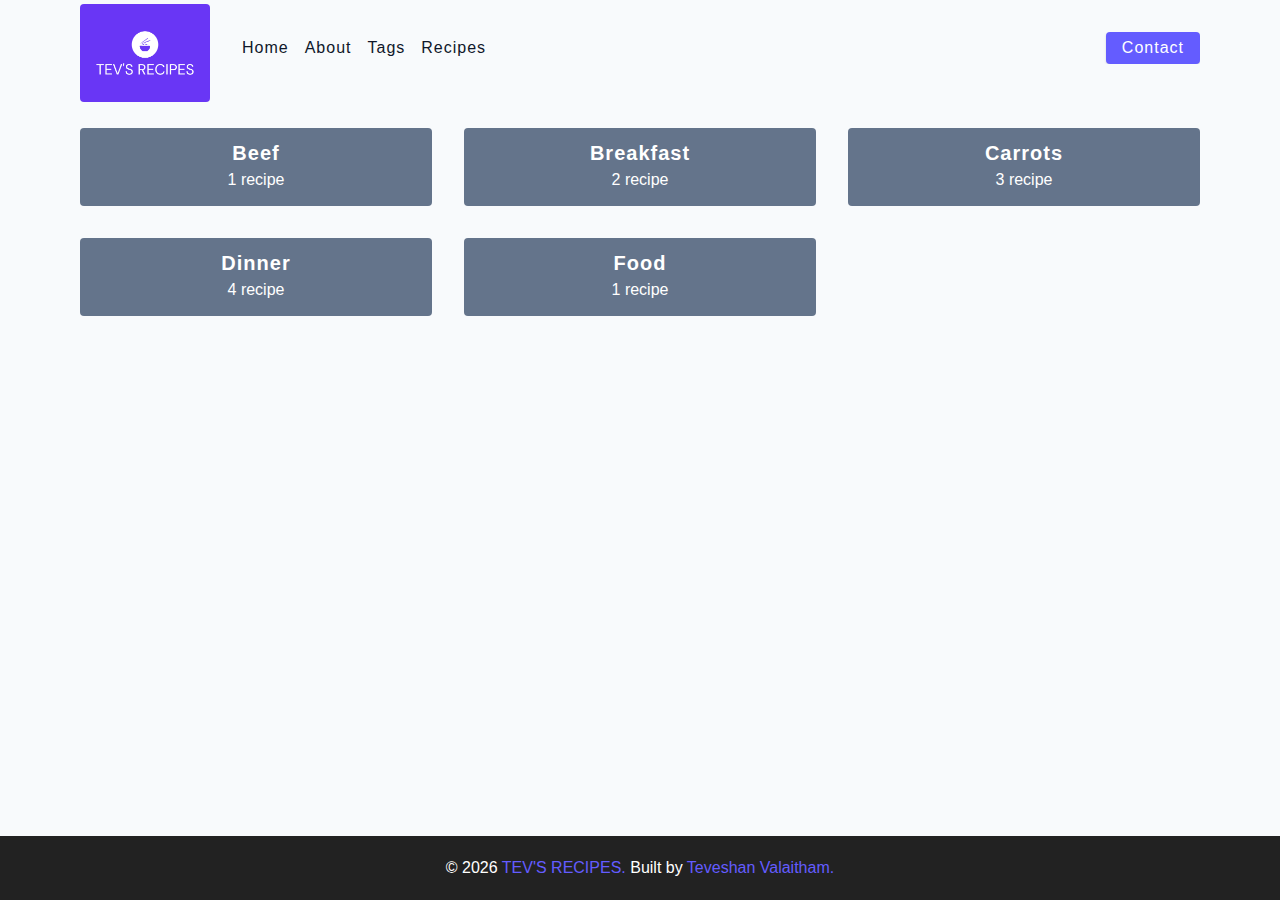
<file: tags.html>
<!DOCTYPE html>
<html lang="en">
  <head>
    <meta charset="UTF-8" />
    <meta http-equiv="X-UA-Compatible" content="IE=edge" />
    <meta name="viewport" content="width=device-width, initial-scale=1.0" />
    <title>Tags</title>
    <!-- favicon -->
    <link rel="shortcut icon" href="./assets/tev_tab_icon.png" type="image/x-icon" />
    <!-- normalize -->
    <link rel="stylesheet" href="./css/normalize.css" />
    <!-- font-awesome -->
    <link
      rel="stylesheet"
      href="https://cdnjs.cloudflare.com/ajax/libs/font-awesome/5.14.0/css/all.min.css"
    />
    <!-- main css -->
    <link rel="stylesheet" href="./css/main.css" />
  </head>
  <body>
    <!-- nav  -->
    <nav class="navbar">
      <div class="nav-center">
        <div class="nav-header">
          <a href="index.html" class="nav-logo">
            <img src="./assets/tev_LOGO.png" alt="simply recipes" />
          </a>
          <button class="nav-btn btn">
            <i class="fas fa-align-justify"></i>
          </button>
        </div>
        <div class="nav-links">
          <a href="index.html" class="nav-link"> home </a>
          <a href="about.html" class="nav-link"> about </a>
          <a href="tags.html" class="nav-link"> tags </a>
          <a href="recipes.html" class="nav-link"> recipes </a>

          <div class="nav-link contact-link">
            <a href="contact.html" class="btn"> contact </a>
          </div>
        </div>
      </div>
    </nav>
    <!-- end of nav -->
    <main class="page">
         <section class="tags-wrapper">
          <!-- single tag -->
              <a href="tag-template.html" class="tag">
                <h5>beef</h5>
                <p>1 recipe</p>
              </a>
            <!-- end of single tag -->
          <!-- single tag -->
              <a href="tag-template.html" class="tag">
                <h5>breakfast</h5>
                <p>2 recipe</p>
              </a>
            <!-- end of single tag -->
          <!-- single tag -->
              <a href="tag-template.html" class="tag">
                <h5>carrots</h5>
                <p>3 recipe</p>
              </a>
            <!-- end of single tag -->
          <!-- single tag -->
              <a href="tag-template.html" class="tag">
                <h5>dinner</h5>
                <p>4 recipe</p>
              </a>
            <!-- end of single tag -->
          <!-- single tag -->
              <a href="tag-template.html" class="tag">
                <h5>food</h5>
                <p>1 recipe</p>
              </a>
            <!-- end of single tag -->
        </section>
    </main>
    <!-- footer -->
    <footer class="page-footer">
      <p>
        &copy; <span id="date"></span>
        <span class="footer-logo">TEV'S RECIPES.</span> Built by
        <a href="https://www.linkedin.com/in/teveshan-valaitham" target="_blank">Teveshan Valaitham.</a>
      </p>
    </footer>
    <script src="./js/app.js"></script>
  </body>
</html>
</file>
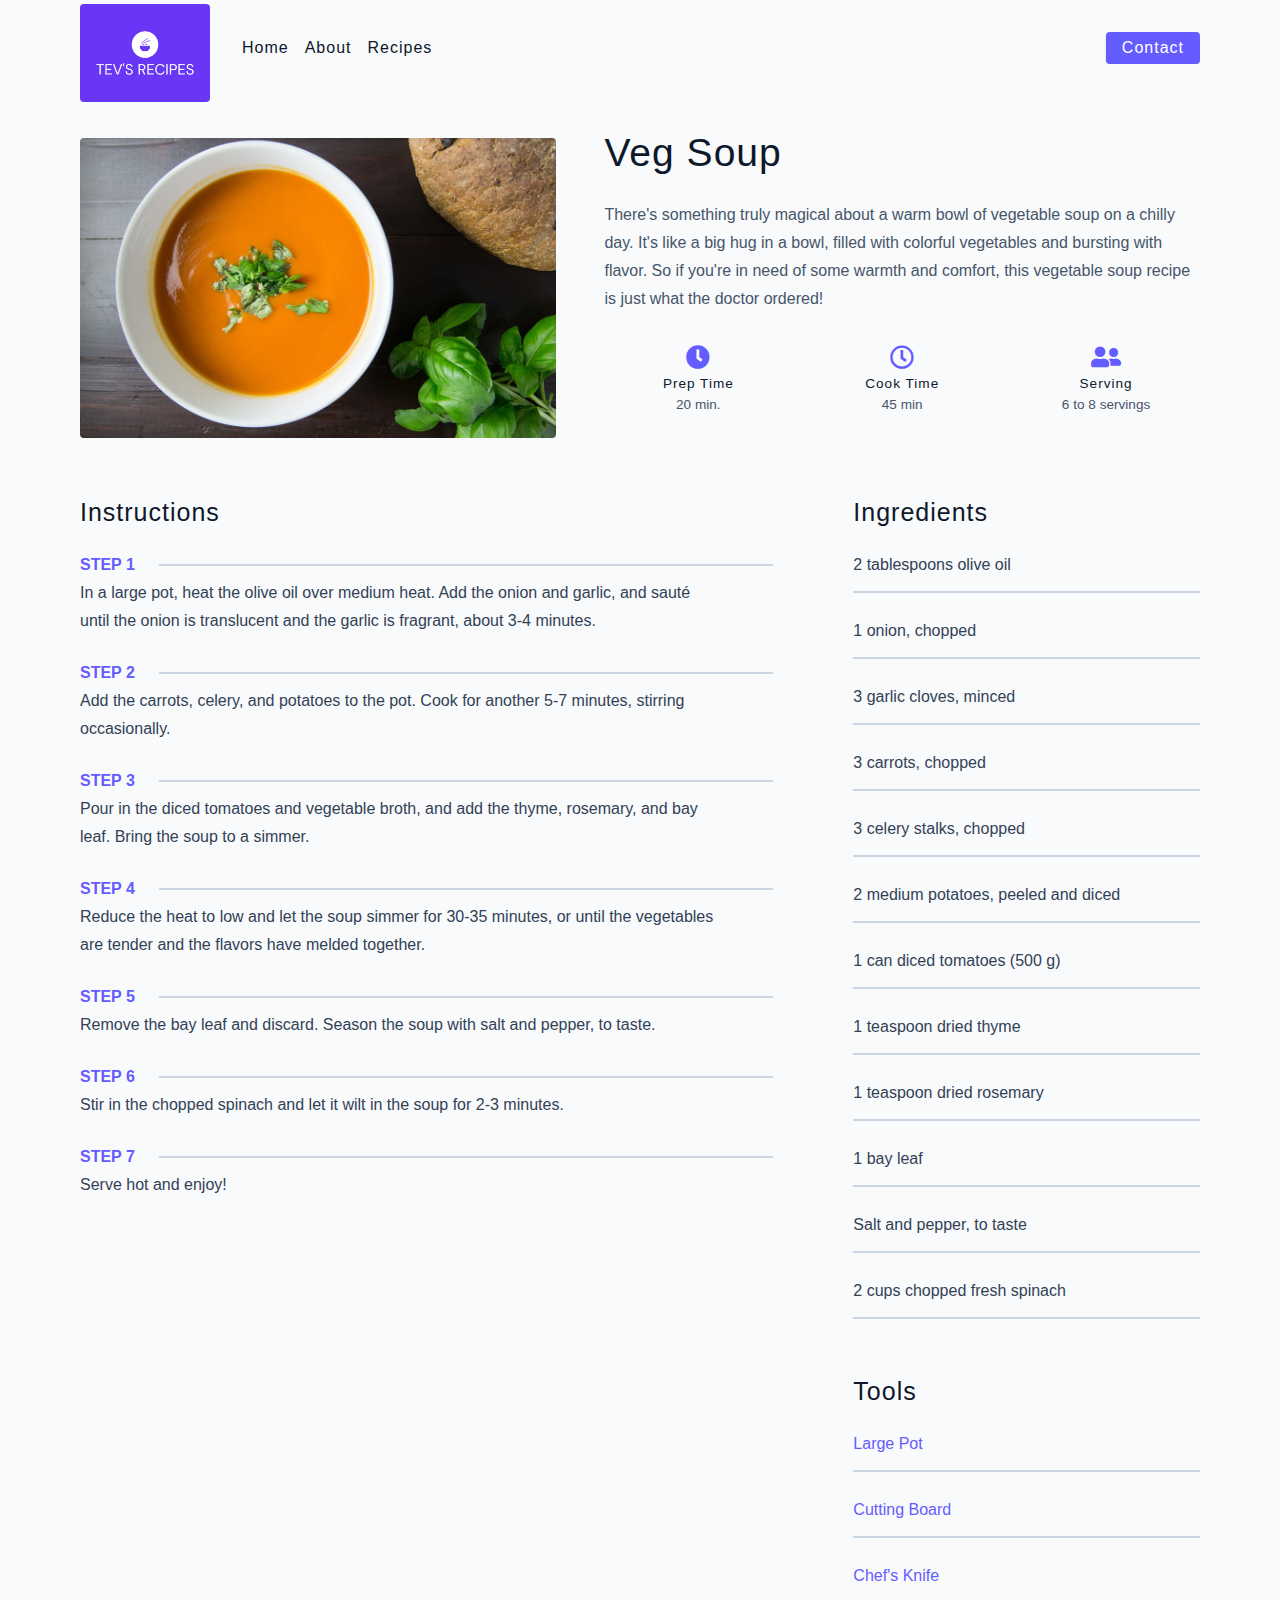
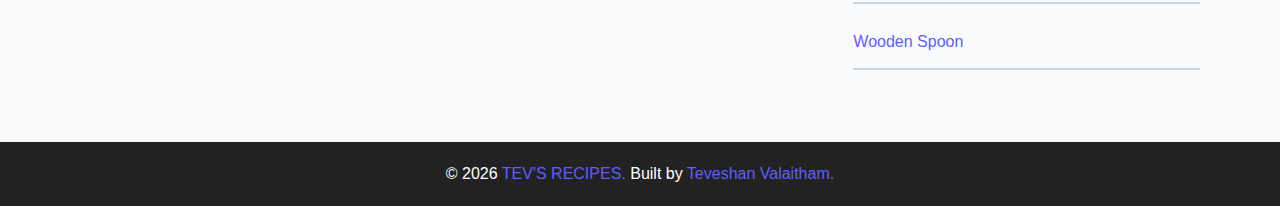
<file: vegsoup.html>
<!DOCTYPE html>
<html lang="en">
  <head>
    <meta charset="UTF-8" />
    <meta http-equiv="X-UA-Compatible" content="IE=edge" />
    <meta name="viewport" content="width=device-width, initial-scale=1.0" />
    <title>Veg Soup</title>
    <!-- favicon -->
    <link rel="shortcut icon" href="./assets/tev_tab_icon.png" type="image/x-icon" />
    <!-- normalize -->
    <link rel="stylesheet" href="./css/normalize.css" />
    <!-- font-awesome -->
    <link
      rel="stylesheet"
      href="https://cdnjs.cloudflare.com/ajax/libs/font-awesome/5.14.0/css/all.min.css"
    />
    <!-- main css -->
    <link rel="stylesheet" href="./css/main.css" />
  </head>
  <body>
    <!-- nav  -->
    <nav class="navbar">
      <div class="nav-center">
        <div class="nav-header">
          <a href="index.html" class="nav-logo">
            <img src="./assets/tev_LOGO.png" alt="simply recipes" />
          </a>
          <button class="nav-btn btn">
            <i class="fas fa-align-justify"></i>
          </button>
        </div>
        <div class="nav-links">
          <a href="index.html" class="nav-link"> home </a>
          <a href="about.html" class="nav-link"> about </a>
          
          <a href="recipes.html" class="nav-link"> recipes </a>

          <div class="nav-link contact-link">
            <a href="contact.html" class="btn"> contact </a>
          </div>
        </div>
      </div>
    </nav>
    <!-- end of nav -->
    <main class="page">
      <div class="recipe-page">
        <section class="recipe-hero">
          <img
            src="./assets/recipes/recipe-3.jpeg"
            class="img recipe-hero-img"
          />
          <article class="recipe-info">
            <h2>Veg Soup</h2>
            <p>
              There's something truly magical about a warm bowl of vegetable soup on a chilly day. It's like a big hug in a bowl, filled with colorful vegetables and bursting with flavor. So if you're in need of some warmth and comfort, this vegetable soup recipe is just what the doctor ordered!

            </p>
            <div class="recipe-icons">
              <article>
                <i class="fas fa-clock"></i>
                <h5>prep time</h5>
                <p>20 min.</p>
              </article>
              <article>
                <i class="far fa-clock"></i>
                <h5>cook time</h5>
                <p>45 min</p>
              </article>
              <article>
                <i class="fas fa-user-friends"></i>
                <h5>serving</h5>
                <p>6 to 8 servings</p>
              </article>
            </div>
          
          </article>
        </section>
        <!-- content -->
        <section class="recipe-content">
          <article>
            <h4>instructions</h4>
            <!-- single instruction -->
            <div class="single-instruction">
              <header>
                <p>step 1</p>
                <div></div>
              </header>
              <p>
                In a large pot, heat the olive oil over medium heat. Add the onion and garlic, and sauté until the onion is translucent and the garlic is fragrant, about 3-4 minutes.            </p>
            </div>
            <!-- end of single instruction -->
            <!-- single instruction -->
            <div class="single-instruction">
              <header>
                <p>step 2</p>
                <div></div>
              </header>
              <p>
                Add the carrots, celery, and potatoes to the pot. Cook for another 5-7 minutes, stirring occasionally.   </p>
            </div>
            <!-- end of single instruction -->
            <!-- single instruction -->
            <div class="single-instruction">
              <header>
                <p>step 3</p>
                <div></div>
              </header>
              <p>
                Pour in the diced tomatoes and vegetable broth, and add the thyme, rosemary, and bay leaf. Bring the soup to a simmer.                            </p> 
                      </div>
            <!-- end of single instruction -->
            <!-- single instruction -->
            <div class="single-instruction">
              <header>
                <p>step 4</p>
                <div></div>
              </header>
              <p>
                Reduce the heat to low and let the soup simmer for 30-35 minutes, or until the vegetables are tender and the flavors have melded together.
              </p>              </div>
            <!-- end of single instruction -->
            <!-- single instruction -->
            <div class="single-instruction">
              <header>
                <p>step 5</p>
                <div></div>
              </header>
              <p>
                Remove the bay leaf and discard. Season the soup with salt and pepper, to taste.
                </p>

              </div>
            <!-- end of single instruction -->
            <!-- single instruction -->
            <div class="single-instruction">
                <header>
                  <p>step 6</p>
                  <div></div>
                </header>
                <p>
                  Stir in the chopped spinach and let it wilt in the soup for 2-3 minutes.
                </p>
                  
  
                </div>
              <!-- end of single instruction -->
              <!-- single instruction -->
            <div class="single-instruction">
                <header>
                  <p>step 7</p>
                  <div></div>
                </header>
                <p>
                  Serve hot and enjoy!
                </p>
                  
  
                </div>
              <!-- end of single instruction -->
             
          </article>
          <article class="second-column">
            <div>
              <h4>ingredients</h4>
              <p class="single-ingredient">2 tablespoons olive oil</p>
              <p class="single-ingredient">1 onion, chopped</p>
              <p class="single-ingredient">3 garlic cloves, minced</p>
              <p class="single-ingredient">3 carrots, chopped</p>
              <p class="single-ingredient">3 celery stalks, chopped</p>
              <p class="single-ingredient">2 medium potatoes, peeled and diced</p>
              <p class="single-ingredient">1 can diced tomatoes (500 g)</p>
              <p class="single-ingredient">1 teaspoon dried thyme</p>
              <p class="single-ingredient">1 teaspoon dried rosemary</p>
              <p class="single-ingredient">1 bay leaf</p>
              <p class="single-ingredient">Salt and pepper, to taste</p>
              <p class="single-ingredient">2 cups chopped fresh spinach</p>
            </div>
            <div>
              <h4>tools</h4>
              <p class="single-tool">Large pot</p>
              <p class="single-tool">Cutting board</p>
              <p class="single-tool">Chef's knife</p>
              <p class="single-tool">Wooden spoon</p>
              
            </div>
          </article>
        </section>
      </div>
    </main>
    <!-- footer -->
    <footer class="page-footer">
      <p>
        &copy; <span id="date"></span>
        <span class="footer-logo">TEV'S RECIPES.</span> Built by
        <a href="https://www.linkedin.com/in/teveshan-valaitham" target="_blank">Teveshan Valaitham.</a>
      </p>
    </footer>
    <script src="./js/app.js"></script>
  </body>
</html>
</file>
<file: css/main.css>
*,
::after,
::before {
  box-sizing: border-box;
}
/* fonts */

@import url('https://fonts.googleapis.com/css2?family=Roboto:wght@400;500;600&family=Montserrat&display=swap');
html {
  font-size: 100%;
} /*16px*/

:root {
  /* colors */
  --primary-100: #e2e0ff;
  --primary-200: #c1beff;
  --primary-300: #a29dff;
  --primary-400: #837dff;
  --primary-500: #645cff;
  --primary-600: #504acc;
  --primary-700: #3c3799;
  --primary-800: #282566;
  --primary-900: #141233;

  /* grey */
  --grey-50: #f8fafc;
  --grey-100: #f1f5f9;
  --grey-200: #e2e8f0;
  --grey-300: #cbd5e1;
  --grey-400: #94a3b8;
  --grey-500: #64748b;
  --grey-600: #475569;
  --grey-700: #334155;
  --grey-800: #1e293b;
  --grey-900: #0f172a;
  /* rest of the colors */
  --black: #222;
  --white: #fff;
  --red-light: #f8d7da;
  --red-dark: #842029;
  --green-light: #d1e7dd;
  --green-dark: #0f5132;

  /* fonts  */
  --headingFont: 'Roboto', sans-serif;
  --bodyFont: 'Nunito', sans-serif;
  --smallText: 0.7em;
  /* rest of the vars */
  --backgroundColor: var(--grey-50);
  --textColor: var(--grey-900);
  --borderRadius: 0.25rem;
  --letterSpacing: 1px;
  --transition: 0.3s ease-in-out all;
  --max-width: 1120px;
  --fixed-width: 600px;

  /* box shadow*/
  --shadow-1: 0 1px 3px 0 rgba(0, 0, 0, 0.1), 0 1px 2px 0 rgba(0, 0, 0, 0.06);
  --shadow-2: 0 4px 6px -1px rgba(0, 0, 0, 0.1),
    0 2px 4px -1px rgba(0, 0, 0, 0.06);
  --shadow-3: 0 10px 15px -3px rgba(0, 0, 0, 0.1),
    0 4px 6px -2px rgba(0, 0, 0, 0.05);
  --shadow-4: 0 20px 25px -5px rgba(0, 0, 0, 0.1),
    0 10px 10px -5px rgba(0, 0, 0, 0.04);
}

body {
  background: var(--backgroundColor);
  font-family: var(--bodyFont);
  font-weight: 400;
  line-height: 1.75;
  color: var(--textColor);
}

p {
  margin-top: 0;
  margin-bottom: 1.5rem;
  max-width: 40em;
}

h1,
h2,
h3,
h4,
h5 {
  margin: 0;
  margin-bottom: 1.38rem;
  font-family: var(--headingFont);
  font-weight: 400;
  line-height: 1.3;
  text-transform: capitalize;
  letter-spacing: var(--letterSpacing);
}

h1 {
  margin-top: 0;
  font-size: 3.052rem;
}

h2 {
  font-size: 2.441rem;
}

h3 {
  font-size: 1.953rem;
}

h4 {
  font-size: 1.563rem;
}

h5 {
  font-size: 1.25rem;
}

small,
.text-small {
  font-size: var(--smallText);
}

a {
  text-decoration: none;
}
ul {
  list-style-type: none;
  padding: 0;
}

.img {
  width: 100%;
  display: block;
  object-fit: cover;
}
/* buttons */

.btn {
  cursor: pointer;
  color: var(--white);
  background: var(--primary-500);
  border: transparent;
  border-radius: var(--borderRadius);
  letter-spacing: var(--letterSpacing);
  padding: 0.375rem 0.75rem;
  box-shadow: var(--shadow-1);
  transition: var(--transtion);
  text-transform: capitalize;
  display: inline-block;
}
.btn:hover {
  background: var(--primary-700);
  box-shadow: var(--shadow-3);
}
.btn-hipster {
  color: var(--primary-500);
  background: var(--primary-200);
}
.btn-hipster:hover {
  color: var(--primary-200);
  background: var(--primary-700);
}
.btn-block {
  width: 100%;
}

/* alerts */
.alert {
  padding: 0.375rem 0.75rem;
  margin-bottom: 1rem;
  border-color: transparent;
  border-radius: var(--borderRadius);
}

.alert-danger {
  color: var(--red-dark);
  background: var(--red-light);
}
.alert-success {
  color: var(--green-dark);
  background: var(--green-light);
}
/* form */

.form {
  width: 90vw;
  max-width: var(--fixed-width);
  background: var(--white);
  border-radius: var(--borderRadius);
  box-shadow: var(--shadow-2);
  padding: 2rem 2.5rem;
  margin: 3rem auto;
}
.form-label {
  display: block;
  font-size: var(--smallText);
  margin-bottom: 0.5rem;
  text-transform: capitalize;
  letter-spacing: var(--letterSpacing);
}
.form-input,
.form-textarea {
  width: 100%;
  padding: 0.375rem 0.75rem;
  border-radius: var(--borderRadius);
  background: var(--backgroundColor);
  border: 1px solid var(--grey-200);
}

.form-row {
  margin-bottom: 1rem;
}

.form-textarea {
  height: 7rem;
}
::placeholder {
  font-family: inherit;
  color: var(--grey-400);
}
.form-alert {
  color: var(--red-dark);
  letter-spacing: var(--letterSpacing);
  text-transform: capitalize;
}
/* alert */

@keyframes spinner {
  to {
    transform: rotate(360deg);
  }
}

.loading {
  width: 6rem;
  height: 6rem;
  border: 5px solid var(--grey-400);
  border-radius: 50%;
  border-top-color: var(--primary-500);
  animation: spinner 0.6s linear infinite;
}
.loading {
  margin: 0 auto;
}
/* title */

.title {
  text-align: center;
}

.title-underline {
  background: var(--primary-500);
  width: 7rem;
  height: 0.25rem;
  margin: 0 auto;
  margin-top: -1rem;
}

/*
=============== 
Navbar
===============
*/

.navbar {
  display: flex;
  align-items: center;
  justify-content: center;
}
.nav-center {
  width: 90vw;
  max-width: var(--max-width);
}
.nav-header {
  height: 6rem;
  display: flex;
  justify-content: space-between;
  align-items: center;
}
.nav-header img {
  width: 130px;
  border-radius: 4px;
  margin-top: 10px;
}
.nav-logo {
  display: flex;
  align-items: flex-end;
  border-radius: 4px;
}

.nav-btn {
  padding: 0.15rem 0.75rem;
}
.nav-btn i {
  font-size: 1.25rem;
}
.nav-links {
  height: 0;
  overflow: hidden;
  display: flex;
  flex-direction: column;
  transition: var(--transition);
}
.show-links {
  height: 23.9375rem;
}

.nav-link {
  display: block;
  text-align: center;
  font-size: 1.25rem;
  text-transform: capitalize;
  color: var(--grey-900);
  letter-spacing: var(--letterSpacing);
  padding: 1rem 0;
  border-top: 1px solid var(--grey-500);
  transition: var(--transition);
}
.nav-link:hover {
  color: var(--primary-500);
}

.contact-link a {
  padding: 0.15rem 1rem;
}

@media screen and (min-width: 992px) {
  .navbar {
    height: 6rem;
  }
  .nav-center {
    display: flex;
    align-items: center;
  }
  .nav-header {
    padding: 0;
    margin-right: 2rem;
    height: auto;
  }

  .nav-btn {
    display: none;
  }
  .nav-links {
    height: auto !important;
    flex-direction: row;
    align-items: center;
    width: 100%;
  }
  .nav-link {
    padding: 0;
    border-top: none;
    margin-right: 1rem;
    font-size: 1rem;
  }
  .contact-link {
    margin-right: 0;
    margin-left: auto;
  }
}
/*
=============== 
Page
===============
*/

.page {
  width: 90vw;
  max-width: var(--max-width);
  margin: 0 auto;
}
.page {
  padding-top: 2rem;
  min-height: calc(100vh - (6rem + 4rem));
}
/*
=============== 
Footer
===============
*/

.page-footer {
  text-align: center;
  height: 4rem;
  display: flex;
  align-items: center;
  justify-content: center;
  background: var(--black);
  color: var(--white);
}
.page-footer h5 {
  margin-top: 0;
  margin-bottom: 0;
}
.page-footer p {
  margin-bottom: 0;
}
.page-footer .footer-logo,
.page-footer a {
  color: var(--primary-500);
}
/*
=============== 
Hero
===============
*/

.hero {
  height: 40vh;
  position: relative;
  margin-bottom: 2rem;
  background: url('../assets/food_header.jpg') center/cover no-repeat;
  border-radius: var(--borderRadius);
}
.hero-container {
  position: absolute;
  top: 0;
  left: 0;
  width: 100%;
  height: 100%;
  display: flex;
  align-items: center;
  justify-content: center;
  background: rgba(0, 0, 0, 0.4);
  border-radius: var(--borderRadius);
}
.hero-text {
  color: var(--white);
  text-align: center;
}

@media only screen and (min-width: 768px) {
  .hero-text h1 {
    font-size: 4rem;
    margin-bottom: 0;
  }
}

/*
=============== 
Recipes 
===============
*/


.recipes-list {
  display: grid;
  gap: 2rem 1rem;
  padding-bottom: 3rem;
  
}
.tags-container {
  order: 1;
  display: flex;
  flex-direction: column;
  padding-bottom: 3rem;
  /* background: blue; */
  
}
.tags-container h4 {
  margin-bottom: 0.5rem;
  font-weight: 500;
}
.tags-list {
  display: grid;
  grid-template-columns: 1fr 1fr 1fr;
}
.tags-list a {
  text-transform: capitalize;
  display: block;
  color: var(--grey-500);
  transition: var(--transition);
}
.tags-list a:hover {
  color: var(--primary-500);
}
.recipe {
  display: block;
}
.recipe-img {
  height: 15rem;
  border-radius: var(--borderRadius);
  margin-bottom: 1rem;
}
.recipe h5 {
  margin-bottom: 0;
  margin-top: 0.25rem;
  line-height: 1;
  color: var(--grey-700);
}
.recipe p {
  margin-bottom: 0;
  line-height: 1;
  color: var(--grey-500);
  margin-top: 0.5rem;
  letter-spacing: var(--letterSpacing);
}
@media screen and (min-width: 576px) {
  .recipes-list {
    grid-template-columns: 1fr 1fr;
  }
  .recipe-img {
    height: 10rem;
  }
}

@media screen and (min-width: 992px) {
  .recipes-container {
    grid-template-columns: 200px 1fr;
    gap: 1rem;
  }
  .recipes-list {
    grid-template-columns: 1fr 1fr;
  }

  .recipe p {
    font-size: 0.85rem;
  }
  .tags-container {
    order: 0;
    /* background: blue; */
  }
  .tags-list {
    display: grid;
    grid-template-columns: 1fr;
  }
}

@media screen and (min-width: 1200px) {
  .recipe h5 {
    font-size: 1.15rem;
  }
  .recipes-list {
    grid-template-columns: 1fr 1fr 1fr;
  }
}
/*
=============== 
Error
===============
*/
.error-page {
  text-align: center;
  padding-top: 5rem;
}
.error-page h1 {
  font-size: 9rem;
}
/*
=============== 
About Page
===============
*/

.about-page h2 {
  text-transform: none;
  font-weight: bold;
}
.about-page {
  display: grid;
  gap: 2rem 4rem;
  padding-bottom: 3rem;
}
.about-img {
  border-radius: var(--borderRadius);
  height: 300px;
}

@media screen and (min-width: 992px) {
  .about-page {
    grid-template-columns: 1fr 1fr;
    grid-template-rows: 400px;
    align-items: center;
  }
  .about-img {
    height: 100%;
  }
}

.featured-title {
  text-align: center;
}
/*
=============== 
Contact Page
===============
*/
.contact-form {
  width: 100%;
  margin: 0;
}
.contact-container {
  display: grid;
  gap: 2rem 3rem;
  padding-bottom: 3rem;
}
@media screen and (min-width: 992px) {
  .contact-container {
    grid-template-columns: 1fr 450px;
    align-items: center;
  }
}

/*
=============== 
Tags Page
===============
*/

.tags-wrapper {
  display: grid;
  gap: 2rem;
  padding-bottom: 3rem;
}
.tag {
  background: var(--grey-500);
  border-radius: var(--borderRadius);
  text-align: center;
  color: var(--white);
  transition: var(--transition);
  padding: 0.75rem 0;
}
.tag:hover {
  background: var(--primary-500);
}
.tag h5,
.tag p {
  margin-bottom: 0;
}
.tag h5 {
  font-weight: 600;
}
@media screen and (min-width: 576px) {
  .tags-wrapper {
    grid-template-columns: 1fr 1fr;
  }
}
@media screen and (min-width: 992px) {
  .tags-wrapper {
    grid-template-columns: 1fr 1fr 1fr;
  }
}

/*
=============== 
Recipe Template
===============
*/

.recipe-hero {
  display: grid;
  gap: 3rem;
}

.recipe-hero-img {
  height: 300px;
  border-radius: var(--borderRadius);
}
.recipe-info p {
  color: var(--grey-600);
}
.recipe-icons {
  display: grid;
  grid-template-columns: repeat(3, 1fr);
  gap: 1rem;
  margin: 2rem 0;
  text-align: center;
}
.recipe-icons i {
  font-size: 1.5rem;
  color: var(--primary-500);
}
.recipe-icons h5,
.recipe-icons p {
  margin-bottom: 0;
  font-size: 0.85em;
}

.recipe-icons p {
  color: var(--grey-600);
}
.recipe-tags {
  display: flex;
  align-items: center;
  flex-wrap: wrap;
  font-size: 0.7em;
  font-weight: 600;
}
.recipe-tags a {
  background: var(--primary-500);
  border-radius: var(--borderRadius);
  color: var(--white);
  padding: 0.05rem 0.5rem;
  margin: 0 0.25rem;
  text-transform: capitalize;
}
@media screen and (min-width: 992px) {
  .recipe-hero {
    grid-template-columns: 4fr 5fr;
    align-items: center;
  }
}
.recipe-content {
  padding: 3rem 0;
  display: grid;
  gap: 2rem 5rem;
}
@media screen and (min-width: 992px) {
  .recipe-content {
    grid-template-columns: 2fr 1fr;
  }
}
.single-instruction header {
  display: grid;
  grid-template-columns: auto 1fr;
  gap: 1.5rem;
  align-items: center;
}
.single-instruction header p {
  text-transform: uppercase;
  font-weight: 600;
  color: var(--primary-500);
  margin-bottom: 0;
}
.single-instruction > p {
  color: var(--grey-700);
}

.single-instruction header div {
  height: 2px;
  background: var(--grey-300);
}

.second-column {
  display: grid;
  row-gap: 2rem;
}

.single-ingredient {
  border-bottom: 2px solid var(--grey-300);
  padding-bottom: 0.75rem;
  color: var(--grey-700);
}
.single-tool {
  border-bottom: 2px solid var(--grey-300);
  padding-bottom: 0.75rem;
  color: var(--primary-500);
  text-transform: capitalize;
}
</file>
